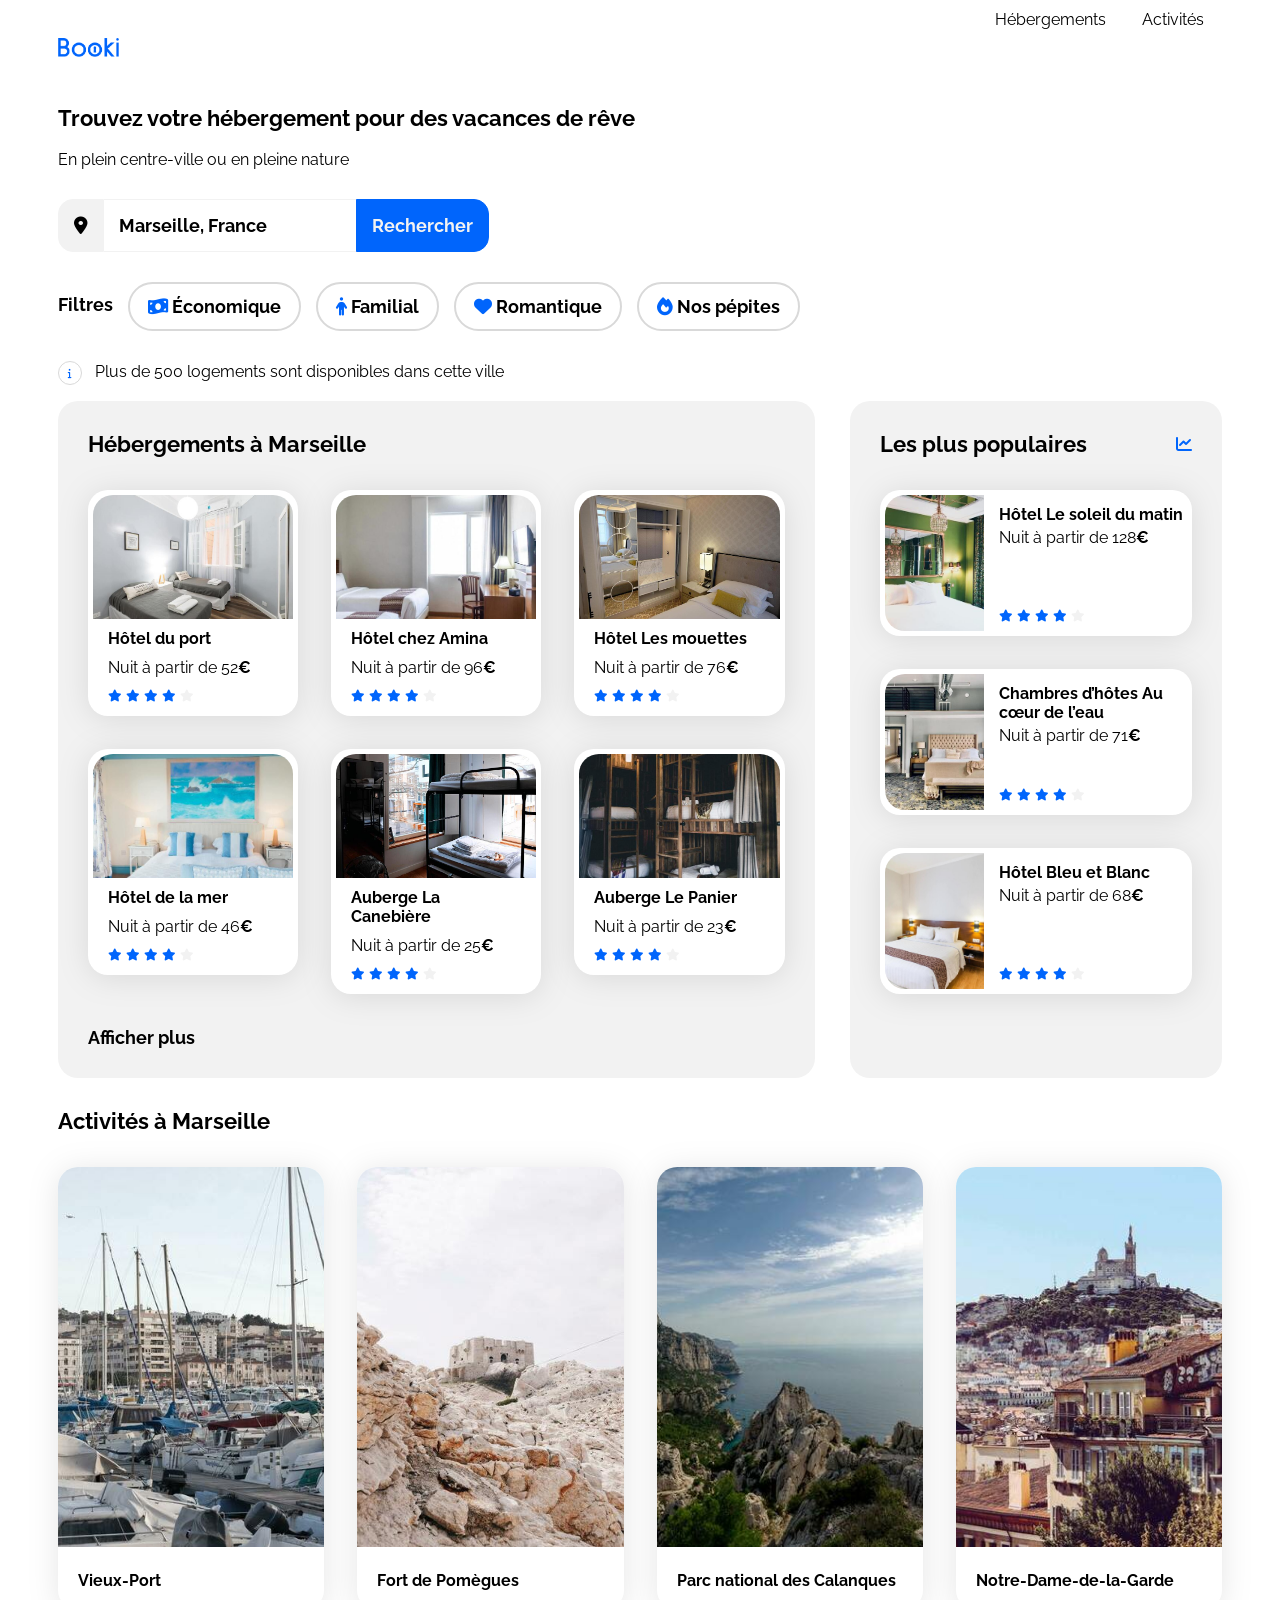
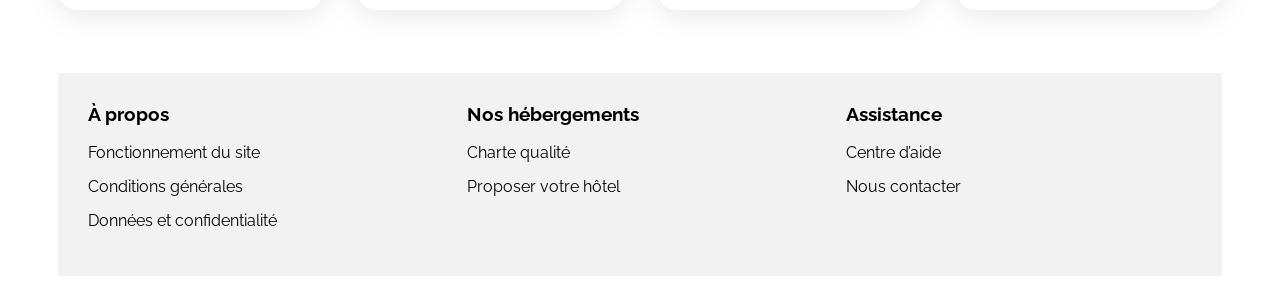
<file: projets/3_site_web_HTML_CSS/src/index.html>
<!DOCTYPE html>
<html lang="fr">

<head>
    <meta charset="UTF-8">
    <meta name="viewport" content="width=device-width, initial-scale=1.0">
    <title>Booki</title>
    <link rel="preconnect" href="https://fonts.googleapis.com">
    <link rel="preconnect" href="https://fonts.gstatic.com" crossorigin>
    <link href="https://fonts.googleapis.com/css2?family=Raleway:wght@400;500;700&display=swap" rel="stylesheet">
    <link rel="stylesheet" href="https://cdnjs.cloudflare.com/ajax/libs/font-awesome/6.2.1/css/all.min.css"
        integrity="sha512-MV7K8+y+gLIBoVD59lQIYicR65iaqukzvf/nwasF0nqhPay5w/9lJmVM2hMDcnK1OnMGCdVK+iQrJ7lzPJQd1w=="
        crossorigin="anonymous" referrerpolicy="no-referrer">
    <link rel="stylesheet" href="./css/style.css">
</head>

<body>
    <div class="main-container">
        <header class="header">
            <img src="./images/logo/Booki.png" height=19 width=61 class="logo" alt="Booki">
            <nav class="menu">
                <ul>
                    <li class="menu-item"><a href="#hebergements">Hébergements</a></li>
                    <li class="menu-item"><a href="#activites">Activités</a></li>
                </ul>
            </nav>
        </header>
        <main>
            <section class="infos">
                <div class="headline">
                   <h1>Trouvez votre hébergement pour des vacances de rêve</h1>
                    <p>En plein centre-ville ou en pleine nature</p> 
                </div>
                
                <form role="search">
                    <div class="search-bar">
                        <label class="search-label">
                            <i class="fa-solid fa-location-dot" aria-hidden="true"></i>
                        </label>
                        <input type="text" class="search-input" value="Marseille, France">
                        <button type="submit" class="search-btn"><i class="fa-solid fa-magnifying-glass desktop-hidden"></i><span class="desktop-only">Rechercher</span></button>
                    </div> 
                </form>

                <div class="filter-bar">
                    <span class="filter-label">Filtres</span>
                    <a href="#" class="filter-btn">
                        <i class="fa-solid fa-money-bill-wave" aria-hidden="true"></i> Économique
                    </a>
                    <a href="#" class="filter-btn">
                        <i class="fa-solid fa-person" aria-hidden="true"></i> Familial
                    </a>
                    <a href="#" class="filter-btn">
                        <i class="fa-solid fa-heart" aria-hidden="true"></i> Romantique
                    </a>
                    <a href="#" class="filter-btn">
                        <i class="fa-solid fa-fire" aria-hidden="true"></i> Nos pépites
                    </a>
                </div>

                <div class="infobar">
                    <p><i class="fa-solid fa-info"></i> Plus de 500 logements sont disponibles dans cette ville</p>
                </div>
            </section>
            <div class="hebergements-and-populaires">
                <section class="hebergements">
                    <h2 id="hebergements" class="section-title">Hébergements à Marseille</h2> 
                    <div class="hebergements-cards">
                            <a href="#">
                            <article class="card">
                                <img src="./images/hebergements/fred-kleber.jpg" alt="Image de la chambre d'hôtel montrant un lit" height=124>
                                <div class="card-content">
                                    <div class="card-txt">
                                        <h3 class="card-title">Hôtel du port</h3>
                                        <p class="card-subtitle">Nuit à partir de 52<span class="euro">€</span></p>
                                    </div>
                                    <div class="card-rating">
                                        <i class="fa-xs fa-solid fa-star" aria-hidden="true"></i>
                                        <i class="fa-xs fa-solid fa-star" aria-hidden="true"></i>
                                        <i class="fa-xs fa-solid fa-star" aria-hidden="true"></i>
                                        <i class="fa-xs fa-solid fa-star" aria-hidden="true"></i>
                                        <i class="fa-xs fa-solid fa-star neutral-star" aria-hidden="true"></i>
                                        <span class="sr-only">Note de 4 sur 5</span>
                                    </div>
                                </div>
                            </article>
                        </a>
                        <a href="#">
                            <article class="card">
                                <img src="./images/hebergements/febrian-zakaria.jpg" alt="Image de la chambre d'hôtel montrant un lit" height=124>
                                <div class="card-content">
                                    <div class="card-txt">
                                        <h3 class="card-title">Hôtel chez Amina</h3>
                                        <p class="card-subtitle">Nuit à partir de 96<span class="euro">€</span></p>
                                    </div>
                                    <div class="card-rating">
                                        <i class="fa-xs fa-solid fa-star" aria-hidden="true"></i>
                                        <i class="fa-xs fa-solid fa-star" aria-hidden="true"></i>
                                        <i class="fa-xs fa-solid fa-star" aria-hidden="true"></i>
                                        <i class="fa-xs fa-solid fa-star" aria-hidden="true"></i>
                                        <i class="fa-xs fa-solid fa-star neutral-star" aria-hidden="true"></i>
                                        <span class="sr-only">Note de 4 sur 5</span>
                                    </div>
                                </div>
                            </article>
                        </a>
                        <a href="#">
                            <article class="card">
                                <img src="./images/hebergements/reisetopia.jpg" alt="Image de la chambre d'hôtel montrant un lit" height=124>
                                <div class="card-content">
                                    <div class="card-txt">
                                        <h3 class="card-title">Hôtel Les mouettes</h3>
                                        <p class="card-subtitle">Nuit à partir de 76<span class="euro">€</span></p>
                                    </div>
                                    <div class="card-rating">
                                        <i class="fa-xs fa-solid fa-star" aria-hidden="true"></i>
                                        <i class="fa-xs fa-solid fa-star" aria-hidden="true"></i>
                                        <i class="fa-xs fa-solid fa-star" aria-hidden="true"></i>
                                        <i class="fa-xs fa-solid fa-star" aria-hidden="true"></i>
                                        <i class="fa-xs fa-solid fa-star neutral-star" aria-hidden="true"></i>
                                        <span class="sr-only">Note de 4 sur 5</span>
                                    </div>
                                </div>
                            </article>
                        </a>
                        <a href="#">
                            <article class="card">
                                <img src="./images/hebergements/annie-spratt.jpg" alt="Image de la chambre d'hôtel montrant un lit" height=124>
                                <div class="card-content">
                                    <div class="card-txt">
                                        <h3 class="card-title">Hôtel de la mer</h3>
                                        <p class="card-subtitle">Nuit à partir de 46<span class="euro">€</span></p>
                                    </div>
                                    <div class="card-rating">
                                        <i class="fa-xs fa-solid fa-star" aria-hidden="true"></i>
                                        <i class="fa-xs fa-solid fa-star" aria-hidden="true"></i>
                                        <i class="fa-xs fa-solid fa-star" aria-hidden="true"></i>
                                        <i class="fa-xs fa-solid fa-star" aria-hidden="true"></i>
                                        <i class="fa-xs fa-solid fa-star neutral-star" aria-hidden="true"></i>
                                        <span class="sr-only">Note de 4 sur 5</span>
                                    </div>
                                </div>
                            </article>
                        </a>
                        <a href="#">
                            <article class="card">
                                <img src="./images/hebergements/marcus-loke.jpg" alt="Image de la chambre d'hôtel montrant un lit" height=124>
                                <div class="card-content">
                                    <div class="card-txt">
                                        <h3 class="card-title">Auberge La Canebière</h3>
                                        <p class="card-subtitle">Nuit à partir de 25<span class="euro">€</span></p>
                                    </div>
                                    <div class="card-rating">
                                        <i class="fa-xs fa-solid fa-star" aria-hidden="true"></i>
                                        <i class="fa-xs fa-solid fa-star" aria-hidden="true"></i>
                                        <i class="fa-xs fa-solid fa-star" aria-hidden="true"></i>
                                        <i class="fa-xs fa-solid fa-star" aria-hidden="true"></i>
                                        <i class="fa-xs fa-solid fa-star neutral-star" aria-hidden="true"></i>
                                        <span class="sr-only">Note de 4 sur 5</span>
                                    </div>
                                </div>
                            </article>
                        </a>
                        <a href="#">
                            <article class="card">
                                <img src="./images/hebergements/nicate-lee.jpg" alt="Image de la chambre d'hôtel montrant un lit" height=124>
                                <div class="card-content">
                                    <div class="card-txt">
                                        <h3 class="card-title">Auberge Le Panier</h3>
                                        <p class="card-subtitle">Nuit à partir de 23<span class="euro">€</span></p>
                                    </div>
                                    <div class="card-rating">
                                        <i class="fa-xs fa-solid fa-star" aria-hidden="true"></i>
                                        <i class="fa-xs fa-solid fa-star" aria-hidden="true"></i>
                                        <i class="fa-xs fa-solid fa-star" aria-hidden="true"></i>
                                        <i class="fa-xs fa-solid fa-star" aria-hidden="true"></i>
                                        <i class="fa-xs fa-solid fa-star neutral-star" aria-hidden="true"></i>
                                        <span class="sr-only">Note de 4 sur 5</span>
                                    </div>
                                </div>
                            </article>
                        </a>
                    </div>
                    <a href="#" class="show-more">Afficher plus</a>
                </section>
                <section id="populaires" class="populaires">
                    <div class="populaires-title">
                        <h2 class="section-title">Les plus populaires</h2>
                        <i class="fa-solid fa-chart-line" aria-hidden="true"></i>
                    </div>
                    <div class="populaires-cards">
                        <a href="#">
                            <article class="card">
                                <img src="./images/hebergements/emile-guillemot.jpg" alt="Image de la chambre d'hôtel montrant un lit" height=136>
                                <div class="card-content">
                                    <div class="card-txt">
                                        <h3 class="card-title">Hôtel Le soleil du matin</h3>
                                        <p class="card-subtitle">Nuit à partir de 128<span class="euro">€</span></p>
                                    </div>
                                    <div class="card-rating">
                                        <i class="fa-xs fa-solid fa-star" aria-hidden="true"></i>
                                        <i class="fa-xs fa-solid fa-star" aria-hidden="true"></i>
                                        <i class="fa-xs fa-solid fa-star" aria-hidden="true"></i>
                                        <i class="fa-xs fa-solid fa-star" aria-hidden="true"></i>
                                        <i class="fa-xs fa-solid fa-star neutral-star" aria-hidden="true"></i>
                                        <span class="sr-only">Note de 4 sur 5</span>
                                    </div>
                                </div>
                            </article>
                        </a>
                        <a href="#">
                            <article class="card">
                                <img src="./images/hebergements/aw-creative.jpg" alt="Image de la chambre d'hôtel montrant un lit" height=136>
                                <div class="card-content">
                                    <div class="card-txt">
                                        <h3 class="card-title">Chambres d’hôtes Au cœur de l’eau</h3>
                                        <p class="card-subtitle">Nuit à partir de 71<span class="euro">€</span></p>
                                    </div>
                                    <div class="card-rating">
                                        <i class="fa-xs fa-solid fa-star" aria-hidden="true"></i>
                                        <i class="fa-xs fa-solid fa-star" aria-hidden="true"></i>
                                        <i class="fa-xs fa-solid fa-star" aria-hidden="true"></i>
                                        <i class="fa-xs fa-solid fa-star" aria-hidden="true"></i>
                                        <i class="fa-xs fa-solid fa-star neutral-star" aria-hidden="true"></i>
                                        <span class="sr-only">Note de 4 sur 5</span>
                                    </div>
                                </div>
                            </article>
                        </a>
                        <a href="#">
                            <article class="card">
                                <img src="./images/hebergements/febrian-zakaria2.jpg" alt="Image de la chambre d'hôtel montrant un lit" height=136>
                                <div class="card-content">
                                    <div class="card-txt">
                                        <h3 class="card-title">Hôtel Bleu et Blanc</h3>
                                        <p class="card-subtitle">Nuit à partir de 68<span class="euro">€</span></p>
                                    </div>
                                    <div class="card-rating">
                                        <i class="fa-xs fa-solid fa-star" aria-hidden="true"></i>
                                        <i class="fa-xs fa-solid fa-star" aria-hidden="true"></i>
                                        <i class="fa-xs fa-solid fa-star" aria-hidden="true"></i>
                                        <i class="fa-xs fa-solid fa-star" aria-hidden="true"></i>
                                        <i class="fa-xs fa-solid fa-star neutral-star" aria-hidden="true"></i>
                                        <span class="sr-only">Note de 4 sur 5</span>
                                    </div>
                                </div>
                            </article>
                        </a>
                    </div>
                </section>
            </div>
            <section class="activites">
                <h2 id="activites" class="section-title">Activités à Marseille</h2>
                <div class="activites-cards">
                    <a href="#">
                        <article class="card">
                            <img src="./images/activites/reno-laithienne.jpg" alt="Navires sur le vieux-port" height=380>
                            <div class="card-content">
                                <h3 class="card-title">Vieux-Port</h3>
                            </div>
                        </article>
                    </a>
                    <a href="#">
                        <article class="card">
                            <img src="./images/activites/paul-hermann.jpg" alt="Un fort sur rocher" height=380>
                            <div class="card-content">
                                <h3 class="card-title">Fort de Pomègues</h3>
                            </div>
                        </article>
                    </a>
                    <a href="#">
                        <article class="card">
                            <img src="./images/activites/kilyan-sockalingum.jpg" alt="Vue sur les Calanques" height=380>
                            <div class="card-content">
                                <h3 class="card-title">Parc national des Calanques</h3>
                            </div>
                        </article>
                    </a>
                    <a href="#">
                        <article class="card">
                            <img src="./images/activites/florian-wehde.jpg" alt="Sanctuaire Marial dominant la ville" height=380>
                            <div class="card-content">
                                <h3 class="card-title">Notre-Dame-de-la-Garde</h3>
                            </div>
                        </article>
                    </a>
                </div>
            </section>
        </main>
        <footer class="footer">
            <nav class="footer-menu">
                <h3 class="footer-title">À propos</h3>
                <ul>
                    <li>
                        <a href="#">Fonctionnement du site</a>
                    </li>
                    <li>
                        <a href="#">Conditions générales</a>
                    </li>
                    <li>
                        <a href="#">Données et confidentialité</a>
                    </li>
                </ul>
            </nav>
            <nav class="footer-menu">
                <h3 class="footer-title">Nos hébergements</h3>
                <ul>
                    <li>
                        <a href="#">Charte qualité</a>
                    </li>
                    <li>
                        <a href="#">Proposer votre hôtel</a>
                    </li>
                </ul>
            </nav>
            <nav class="footer-menu">
                <h3 class="footer-title">Assistance</h3>
                <ul>
                    <li>
                        <a href="#">Centre d’aide</a>
                    </li>
                    <li>
                        <a href="#">Nous contacter</a>
                    </li>
                </ul>
            </nav>
        </footer>
    </div>
</body>

</html>
</file>
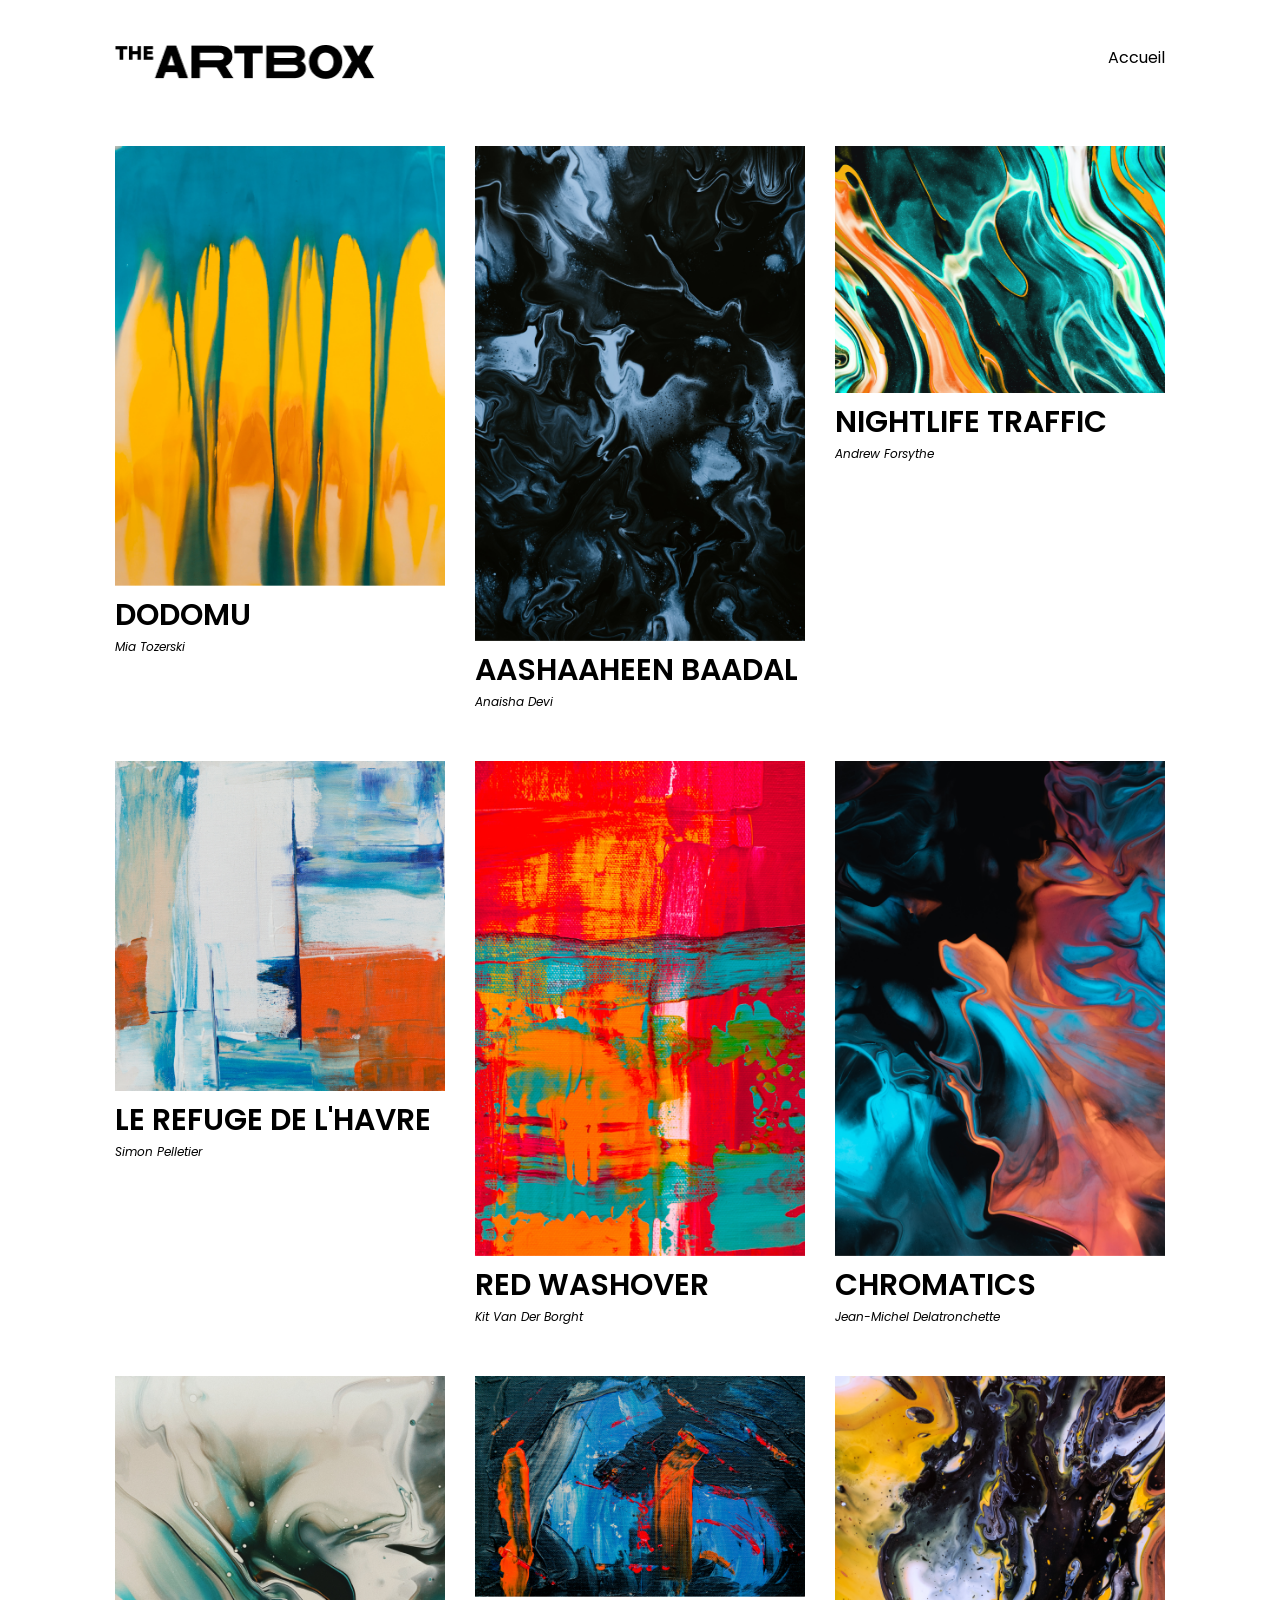
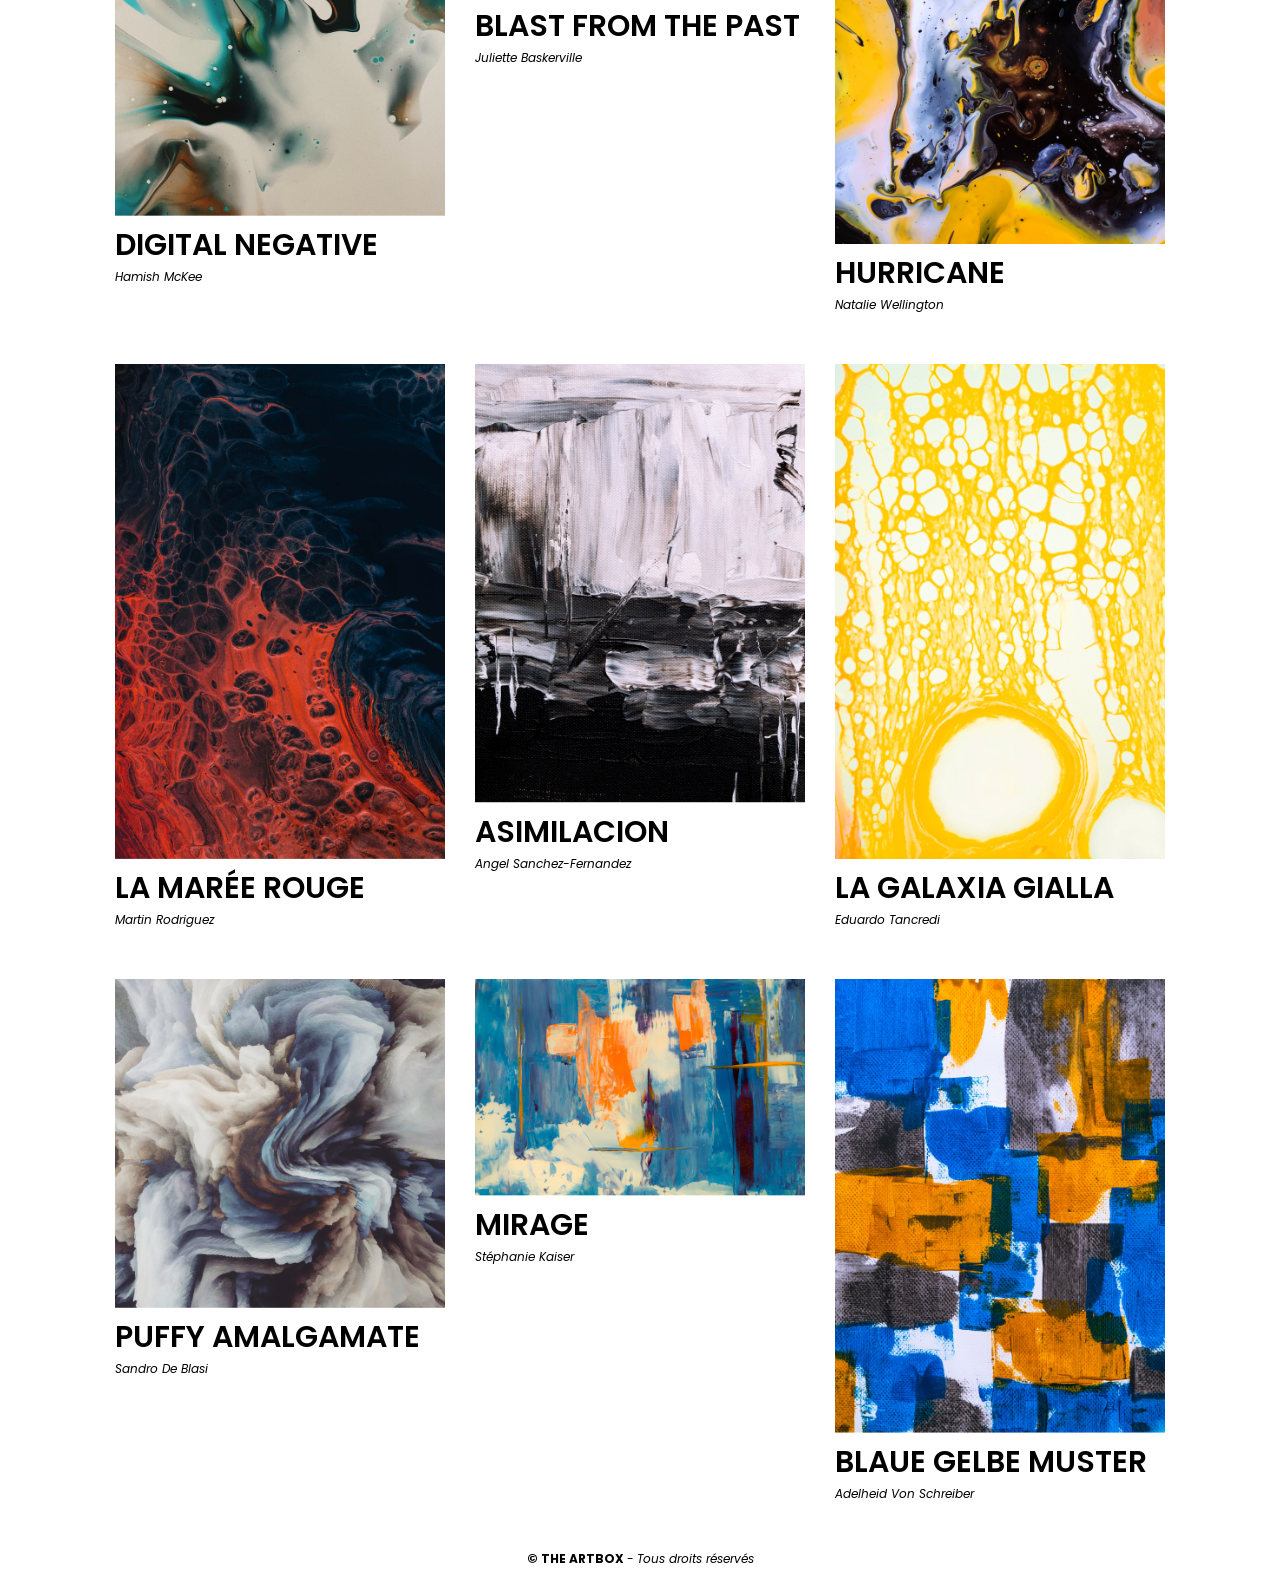
<file: projets/1_HTML_CSS_PHP/premiers_pas_PHP/vincent_dorian_1_code_04072026/index.html>
<!doctype html>
<html lang="fr">
<head>
    <meta charset="UTF-8">
    <meta name="viewport"
          content="width=device-width, initial-scale=1.0">
    <meta http-equiv="X-UA-Compatible" content="ie=edge">
    <link rel="stylesheet" href="css/style.css">
    <title>The ArtBox</title>
</head>
<body>
    <header>
        <a href="index.html"><img src="img/logo.png" alt="Logo Artbox" id="logo"></a>
        <nav>
            <ul>
                <li><a href="index.html">Accueil</a></li>
            </ul>
        </nav>
    </header>
    <main>
        <div id="liste-oeuvres">
            <article class="oeuvre">
                <a href="oeuvre-1.html">
                    <img src="img/clark-van-der-beken.png" alt="Dodomu">
                    <h2>Dodomu</h2>
                    <p class="description">Mia Tozerski</p>
                </a>
            </article>
            <article class="oeuvre">
                <a href="oeuvre-2.html">
                    <img src="img/pawel-czerwinski-3.png" alt="Aashaaheen Baadal">
                    <h2>Aashaaheen Baadal</h2>
                    <p class="description">Anaisha Devi</p>
                </a>
            </article>
            <article class="oeuvre">
                <a href="oeuvre-3.html">
                    <img src="img/dan-cristian-padure.png" alt="Nightlife Traffic">
                    <h2>Nightlife Traffic</h2>
                    <p class="description">Andrew Forsythe</p>
                </a>
            </article>
            <article class="oeuvre">
                <a href="oeuvre-4.html">
                    <img src="img/steve-johnson-5.png" alt="Le refuge de l'Havre">
                    <h2>Le refuge de l'Havre</h2>
                    <p class="description">Simon Pelletier</p>
                </a>
            </article>
            <article class="oeuvre">
                <a href="oeuvre-5.html">
                    <img src="img/steve-johnson.png" alt="Red Washover">
                    <h2>Red Washover</h2>
                    <p class="description">Kit Van Der Borght</p>
                </a>
            </article>
            <article class="oeuvre">
                <a href="oeuvre-6.html">
                    <img src="img/pawel-czerwinski.png" alt="Chromatics">
                    <h2>Chromatics</h2>
                    <p class="description">Jean-Michel Delatronchette</p>
                </a>
            </article>
            <article class="oeuvre">
                <a href="oeuvre-7.html">
                    <img src="img/jazmin-quaynor.png" alt="Digital Negative">
                    <h2>Digital Negative</h2>
                    <p class="description">Hamish McKee</p>
                </a>
            </article>
            <article class="oeuvre">
                <a href="oeuvre-8.html">
                    <img src="img/steve-johnson-6.png" alt="Blast from the past">
                    <h2>Blast from the past</h2>
                    <p class="description">Juliette Baskerville</p>
                </a>
            </article>
            <article class="oeuvre">
                <a href="oeuvre-9.html">
                    <img src="img/victor-grabarczyk.png" alt="Hurricane">
                    <h2>Hurricane</h2>
                    <p class="description">Natalie Wellington</p>
                </a>
            </article>
            <article class="oeuvre">
                <a href="oeuvre-10.html">
                    <img src="img/pawel-czerwinski-2.png" alt="La marée rouge">
                    <h2>La marée rouge</h2>
                    <p class="description">Martin Rodriguez</p>
                </a>
            </article>
            <article class="oeuvre">
                <a href="oeuvre-11.html">
                    <img src="img/steve-johnson-2.png" alt="Asimilacion">
                    <h2>Asimilacion</h2>
                    <p class="description">Angel Sanchez-Fernandez</p>
                </a>
            </article>
            <article class="oeuvre">
                <a href="oeuvre-12.html">
                    <img src="img/fly-d.png" alt="La Galaxia Gialla">
                    <h2>La Galaxia Gialla</h2>
                    <p class="description">Eduardo Tancredi</p>
                </a>
            </article>
            <article class="oeuvre">
                <a href="oeuvre-13.html">
                    <img src="img/orfeas-green.png" alt="Puffy Amalgamate">
                    <h2>Puffy Amalgamate</h2>
                    <p class="description">Sandro De Blasi</p>
                </a>
            </article>
            <article class="oeuvre">
                <a href="oeuvre-14.html">
                    <img src="img/steve-johnson-4.png" alt="Mirage">
                    <h2>Mirage</h2>
                    <p class="description">Stéphanie Kaiser</p>
                </a>
            </article>
            <article class="oeuvre">
                <a href="oeuvre-15.html">
                    <img src="img/steve-johnson-3.png" alt="Blaue Gelbe Muster">
                    <h2>Blaue Gelbe Muster</h2>
                    <p class="description">Adelheid Von Schreiber</p>
                </a>
            </article>
        </div>
    </main>
    <footer>
        <p>
            <strong>© THE ARTBOX</strong> - <em>Tous droits réservés</em>
        </p>
    </footer>
</body>
</html>
</file>
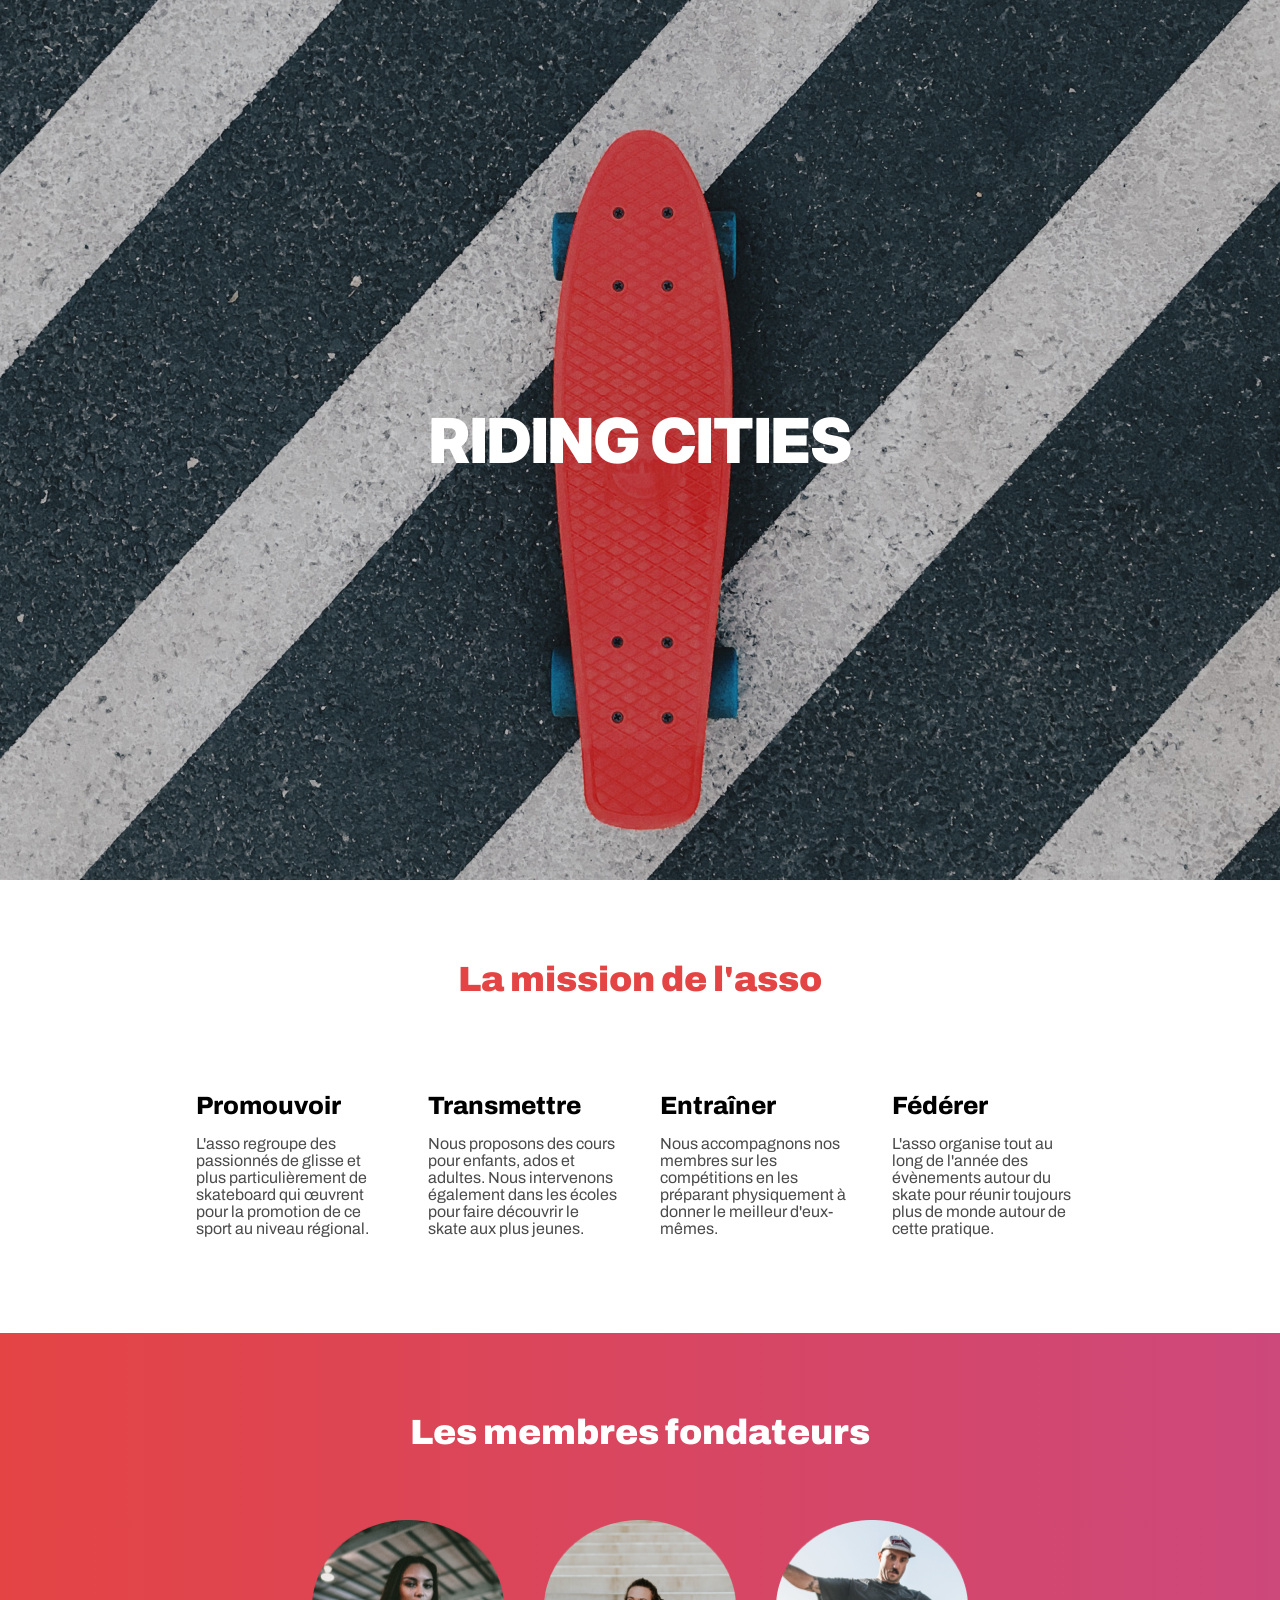
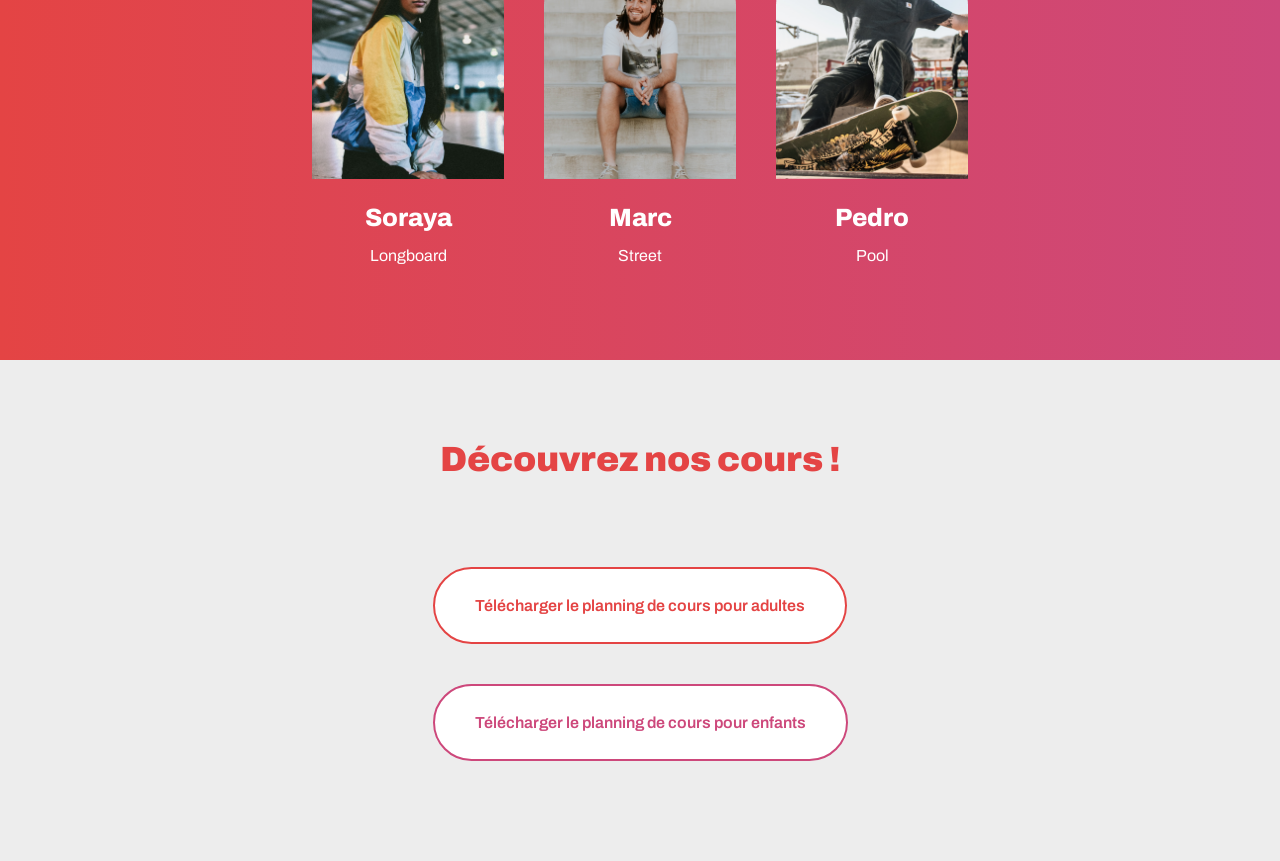
<file: projets/1_HTML_CSS_PHP/premiers_pas_HTML/vincent_dorian_1_code_04072026/site Riding Citites/index.html>
<!DOCTYPE html>
<html lang="fr">
	<head>
		<meta charset="utf-8">
		<meta name="viewport" content="width=device-width, initial-scale=1">
		<link rel="stylesheet" type="text/css" href="css/style.css">
		<link rel="preconnect" href="https://fonts.googleapis.com">
		<link rel="preconnect" href="https://fonts.gstatic.com" crossorigin>
		<link href="https://fonts.googleapis.com/css2?family=Archivo:wght@400;500;600;800;900&family=Inter:wght@900&display=swap" rel="stylesheet">
		<title>Riding Cities</title>
	</head>
	<body>
		<div class="container">
			<header>
				<img src="images/header.png" alt="skateboard sur un sol goudronné">
				<div class="headerTextContent">
					<h1>RIDING CITIES</h1>
				</div>
			</header>
			<main>
				<section>
					<h2>La mission de l'asso</h2>
					<div class="directionRow">
						<article>
							<h3>Promouvoir</h3>
							<p>L'asso regroupe des passionnés de glisse et plus particulièrement de skateboard qui œuvrent pour la promotion de ce sport au niveau régional.</p>
						</article>
						<article>
							<h3>Transmettre</h3>
							<p>Nous proposons des cours pour enfants, ados et adultes. Nous intervenons également dans les écoles pour faire découvrir le skate aux plus jeunes.</p>
						</article>
						<article>
							<h3>Entraîner</h3>
							<p>Nous accompagnons nos membres sur les compétitions en les préparant physiquement à donner le meilleur d'eux-mêmes.</p>
						</article>
						<article>
							<h3>Fédérer</h3>
							<p>L'asso organise tout au long de l'année des évènements autour du skate pour réunir toujours plus de monde autour de cette pratique.</p>
						</article>
					</div>
				</section>
				<section class="sectionLinearGradientBackground whiteContentSection textCenter">
					<h2>Les membres fondateurs</h2>
					<div class="directionRow">
						<article>
							<img src="images/soraya.png" alt="Portrait de Soraya" />
							<h3>Soraya</h3>
							<p>Longboard</p>
						</article>
						<article>
							<img src="images/marc.png" alt="Portrait de Marc" />
							<h3>Marc</h3>
							<p>Street</p>
						</article>
						<article>
							<img src="images/pedro.png" alt="Portrait de Pedro" />
							<h3>Pedro</h3>
							<p>Pool</p>
						</article>
					</div>
				</section>
				<section class="sectionLightGreyBackground">
					<h2>Découvrez nos cours !</h2>
					<div class="directionColumn">
						<a class="button buttonMainColor buttonRounded buttonHighlight" href="documents/planning-adultes.pdf">Télécharger le planning de cours pour adultes</a>
						<a class="button buttonSecondColor buttonRounded buttonHighlight" href="documents/planning-enfants.pdf">Télécharger le planning de cours pour enfants</a>
					</div>
				</section>
			</main>
		</div>
	</body>
</html>
</file>
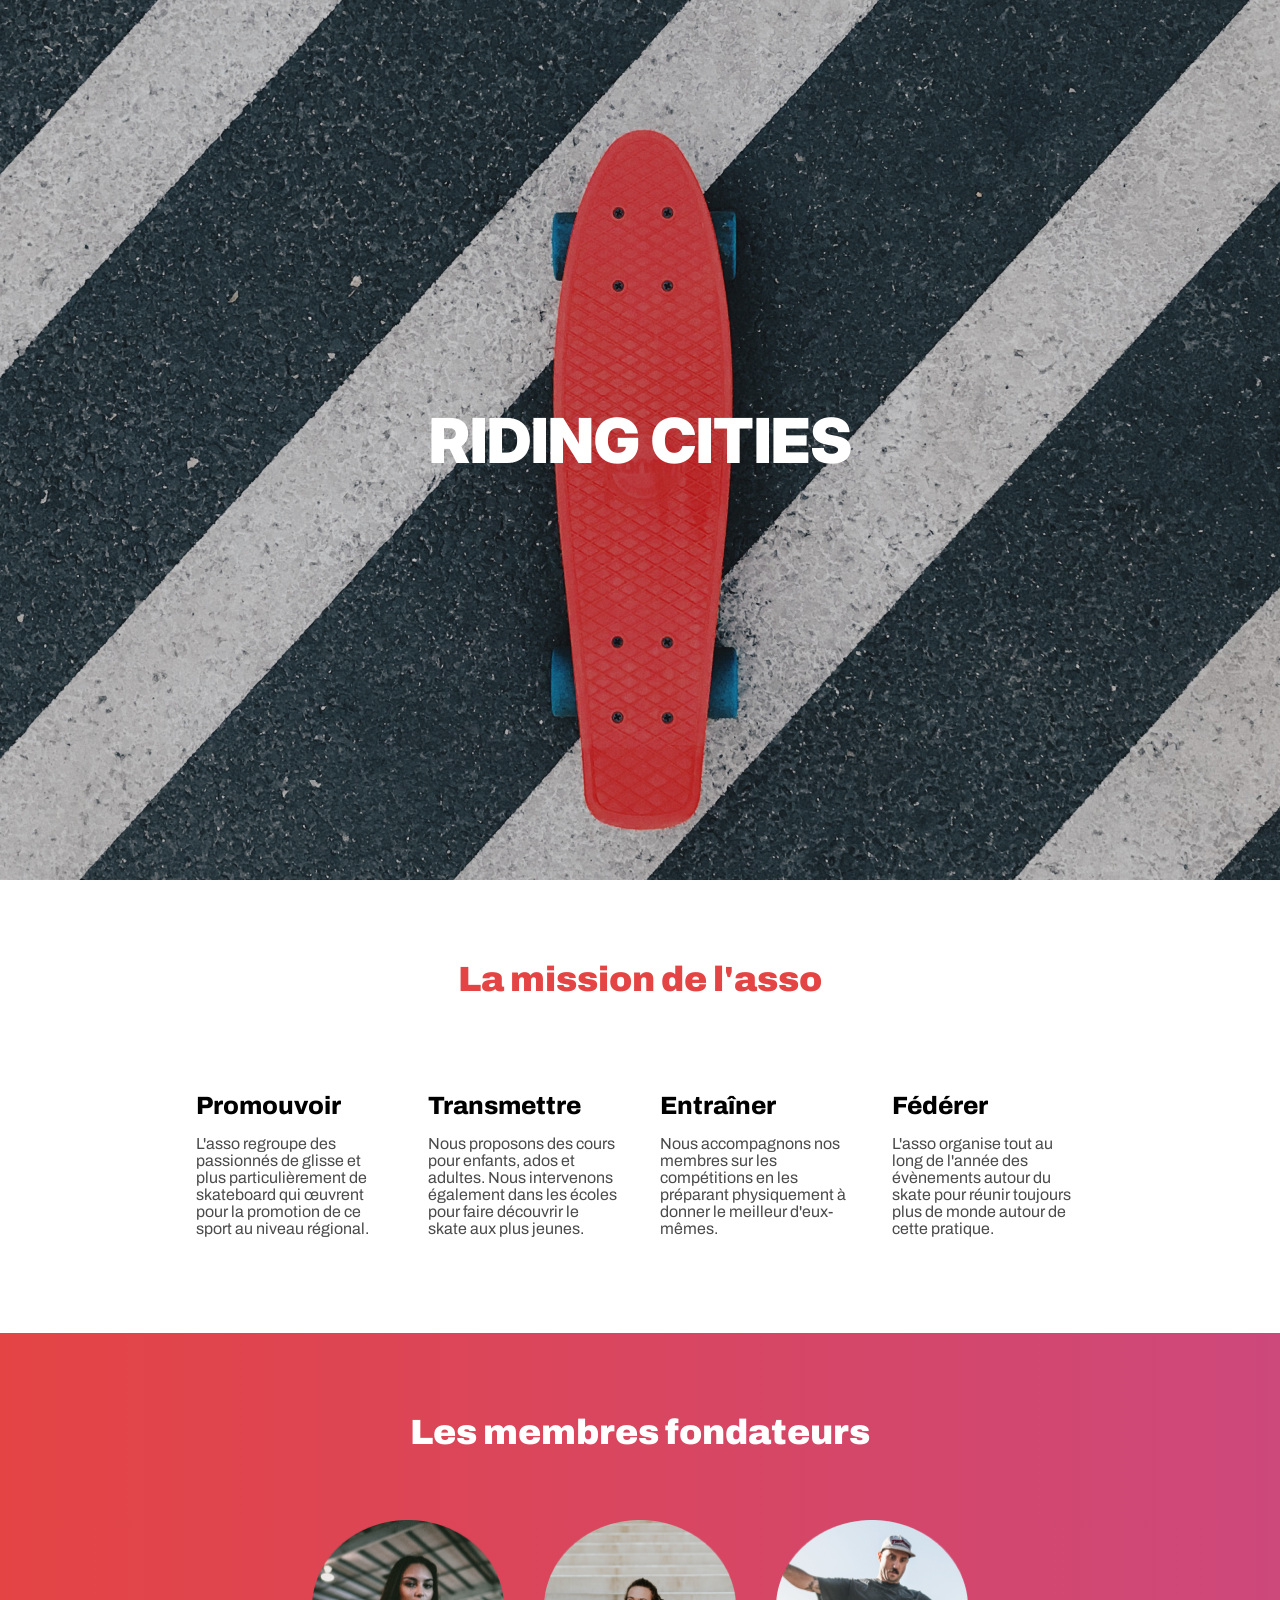
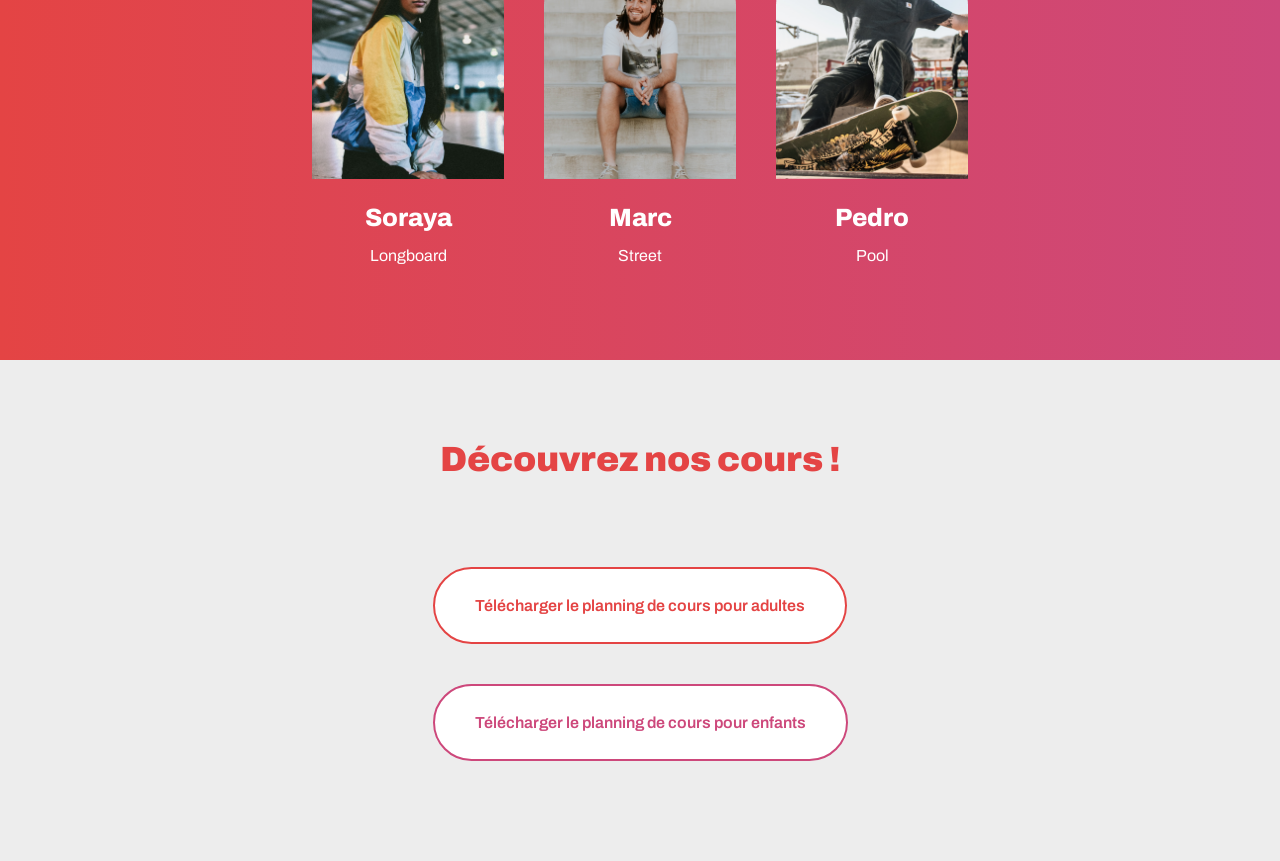
<file: projets/2_HTML_CSS_PHP/premiers_pas_HTML/vincent_dorian_1_code_04072026/site Riding Citites/index.html>
<!DOCTYPE html>
<html lang="fr">
	<head>
		<meta charset="utf-8">
		<meta name="viewport" content="width=device-width, initial-scale=1">
		<link rel="stylesheet" type="text/css" href="css/style.css">
		<link rel="preconnect" href="https://fonts.googleapis.com">
		<link rel="preconnect" href="https://fonts.gstatic.com" crossorigin>
		<link href="https://fonts.googleapis.com/css2?family=Archivo:wght@400;500;600;800;900&family=Inter:wght@900&display=swap" rel="stylesheet">
		<title>Riding Cities</title>
	</head>
	<body>
		<div class="container">
			<header>
				<img src="images/header.png" alt="skateboard sur un sol goudronné">
				<div class="headerTextContent">
					<h1>RIDING CITIES</h1>
				</div>
			</header>
			<main>
				<section>
					<h2>La mission de l'asso</h2>
					<div class="directionRow">
						<article>
							<h3>Promouvoir</h3>
							<p>L'asso regroupe des passionnés de glisse et plus particulièrement de skateboard qui œuvrent pour la promotion de ce sport au niveau régional.</p>
						</article>
						<article>
							<h3>Transmettre</h3>
							<p>Nous proposons des cours pour enfants, ados et adultes. Nous intervenons également dans les écoles pour faire découvrir le skate aux plus jeunes.</p>
						</article>
						<article>
							<h3>Entraîner</h3>
							<p>Nous accompagnons nos membres sur les compétitions en les préparant physiquement à donner le meilleur d'eux-mêmes.</p>
						</article>
						<article>
							<h3>Fédérer</h3>
							<p>L'asso organise tout au long de l'année des évènements autour du skate pour réunir toujours plus de monde autour de cette pratique.</p>
						</article>
					</div>
				</section>
				<section class="sectionLinearGradientBackground whiteContentSection textCenter">
					<h2>Les membres fondateurs</h2>
					<div class="directionRow">
						<article>
							<img src="images/soraya.png" alt="Portrait de Soraya">
							<h3>Soraya</h3>
							<p>Longboard</p>
						</article>
						<article>
							<img src="images/marc.png" alt="Portrait de Marc">
							<h3>Marc</h3>
							<p>Street</p>
						</article>
						<article>
							<img src="images/pedro.png" alt="Portrait de Pedro">
							<h3>Pedro</h3>
							<p>Pool</p>
						</article>
					</div>
				</section>
				<section class="sectionLightGreyBackground">
					<h2>Découvrez nos cours !</h2>
					<div class="directionColumn">
						<a class="button buttonMainColor buttonRounded buttonHighlight" href="documents/planning-adultes.pdf">Télécharger le planning de cours pour adultes</a>
						<a class="button buttonSecondColor buttonRounded buttonHighlight" href="documents/planning-enfants.pdf">Télécharger le planning de cours pour enfants</a>
					</div>
				</section>
			</main>
		</div>
	</body>
</html>
</file>
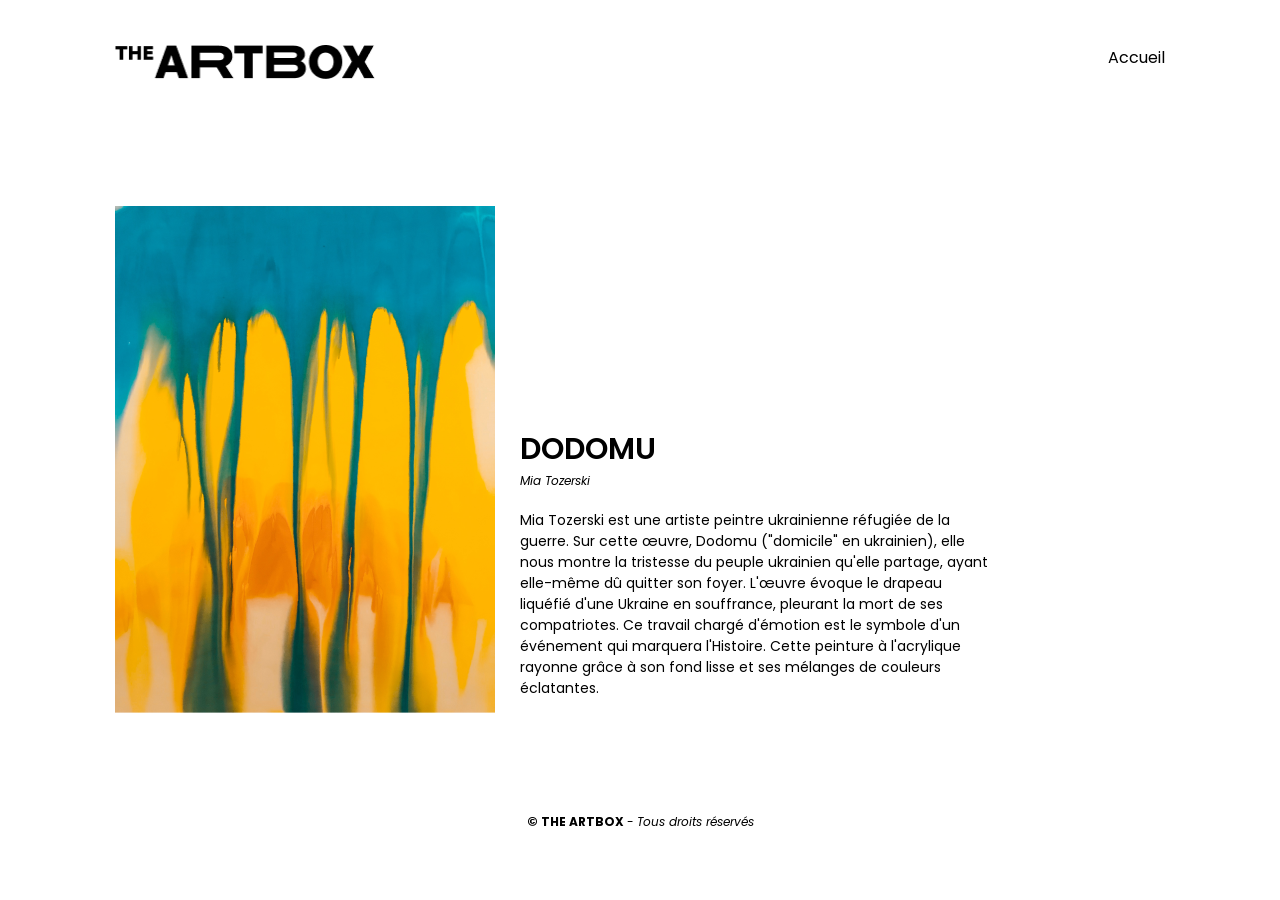
<file: projets/1_HTML_CSS_PHP/premiers_pas_PHP/vincent_dorian_1_code_04072026/oeuvre-1.html>
<!doctype html>
<html lang="fr">
<head>
    <meta charset="UTF-8">
    <meta name="viewport"
          content="width=device-width, initial-scale=1.0">
    <meta http-equiv="X-UA-Compatible" content="ie=edge">
    <link rel="stylesheet" href="css/style.css">
    <title>The ArtBox</title>
</head>
<body>
<header>
    <a href="index.html"><img src="img/logo.png" alt="Logo Artbox" id="logo"></a>
    <nav>
        <ul>
            <li><a href="index.html">Accueil</a></li>
        </ul>
    </nav>
</header>
<main>
    <article id="detail-oeuvre">
        <div id="img-oeuvre">
            <img src="img/clark-van-der-beken.png" alt="Dodomu">
        </div>
        <div id="contenu-oeuvre">
            <h1>Dodomu</h1>
            <p class="description">Mia Tozerski</p>
            <p class="description-complete">
                Mia Tozerski est une artiste peintre ukrainienne réfugiée de la guerre. Sur cette œuvre, Dodomu ("domicile" en ukrainien), elle nous montre la tristesse du peuple ukrainien qu'elle partage, ayant elle-même dû quitter son foyer. L'œuvre évoque le drapeau liquéfié d'une Ukraine en souffrance, pleurant la mort de ses compatriotes. Ce travail chargé d'émotion est le symbole d'un événement qui marquera l'Histoire. Cette peinture à l'acrylique rayonne grâce à son fond lisse et ses mélanges de couleurs éclatantes.
            </p>
        </div>
    </article>
</main>
<footer>
    <p>
        <strong>© THE ARTBOX</strong> - <em>Tous droits réservés</em>
    </p>
</footer>
</body>
</html>
</file>
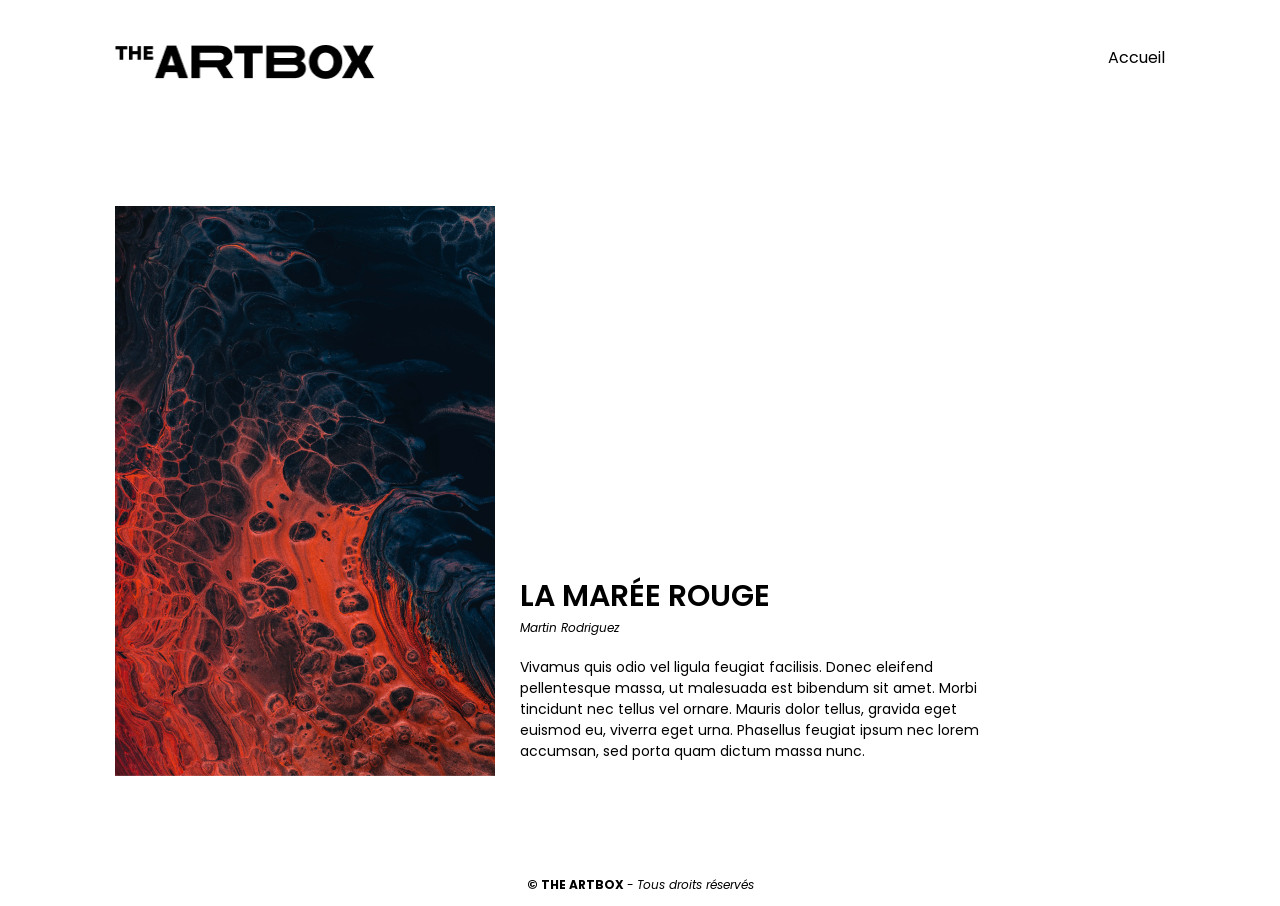
<file: projets/1_HTML_CSS_PHP/premiers_pas_PHP/vincent_dorian_1_code_04072026/oeuvre-10.html>
<!doctype html>
<html lang="fr">
<head>
    <meta charset="UTF-8">
    <meta name="viewport"
          content="width=device-width, initial-scale=1.0">
    <meta http-equiv="X-UA-Compatible" content="ie=edge">
    <link rel="stylesheet" href="css/style.css">
    <title>The ArtBox</title>
</head>
<body>
<header>
    <a href="index.html"><img src="img/logo.png" alt="Logo Artbox" id="logo"></a>
    <nav>
        <ul>
            <li><a href="index.html">Accueil</a></li>
        </ul>
    </nav>
</header>
<main>
    <article id="detail-oeuvre">
        <div id="img-oeuvre">
            <img src="img/pawel-czerwinski-2.png" alt="La marée rouge">
        </div>
        <div id="contenu-oeuvre">
            <h1>La marée rouge</h1>
            <p class="description">Martin Rodriguez</p>
            <p class="description-complete">
                Vivamus quis odio vel ligula feugiat facilisis. Donec eleifend pellentesque massa, ut malesuada est bibendum sit amet. Morbi tincidunt nec tellus vel ornare. Mauris dolor tellus, gravida eget euismod eu, viverra eget urna. Phasellus feugiat ipsum nec lorem accumsan, sed porta quam dictum massa nunc.
            </p>
        </div>
    </article>
</main>
<footer>
    <p>
        <strong>© THE ARTBOX</strong> - <em>Tous droits réservés</em>
    </p>
</footer>
</body>
</html>
</file>
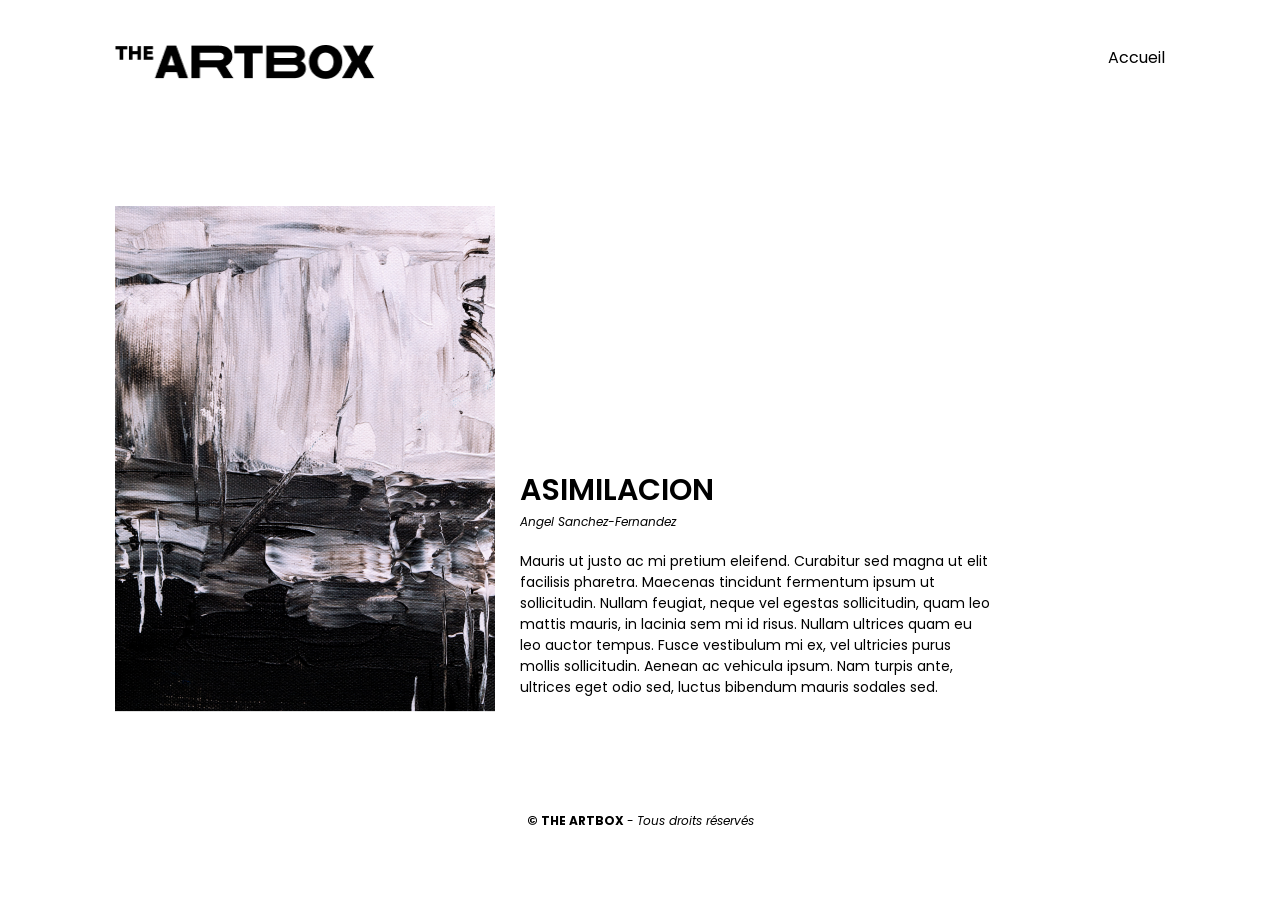
<file: projets/1_HTML_CSS_PHP/premiers_pas_PHP/vincent_dorian_1_code_04072026/oeuvre-11.html>
<!doctype html>
<html lang="fr">
<head>
    <meta charset="UTF-8">
    <meta name="viewport"
          content="width=device-width, initial-scale=1.0">
    <meta http-equiv="X-UA-Compatible" content="ie=edge">
    <link rel="stylesheet" href="css/style.css">
    <title>The ArtBox</title>
</head>
<body>
<header>
    <a href="index.html"><img src="img/logo.png" alt="Logo Artbox" id="logo"></a>
    <nav>
        <ul>
            <li><a href="index.html">Accueil</a></li>
        </ul>
    </nav>
</header>
<main>
    <article id="detail-oeuvre">
        <div id="img-oeuvre">
            <img src="img/steve-johnson-2.png" alt="Asimilacion">
        </div>
        <div id="contenu-oeuvre">
            <h1>Asimilacion</h1>
            <p class="description">Angel Sanchez-Fernandez</p>
            <p class="description-complete">
                Mauris ut justo ac mi pretium eleifend. Curabitur sed magna ut elit facilisis pharetra. Maecenas tincidunt fermentum ipsum ut sollicitudin. Nullam feugiat, neque vel egestas sollicitudin, quam leo mattis mauris, in lacinia sem mi id risus. Nullam ultrices quam eu leo auctor tempus. Fusce vestibulum mi ex, vel ultricies purus mollis sollicitudin. Aenean ac vehicula ipsum. Nam turpis ante, ultrices eget odio sed, luctus bibendum mauris sodales sed.
            </p>
        </div>
    </article>
</main>
<footer>
    <p>
        <strong>© THE ARTBOX</strong> - <em>Tous droits réservés</em>
    </p>
</footer>
</body>
</html>
</file>
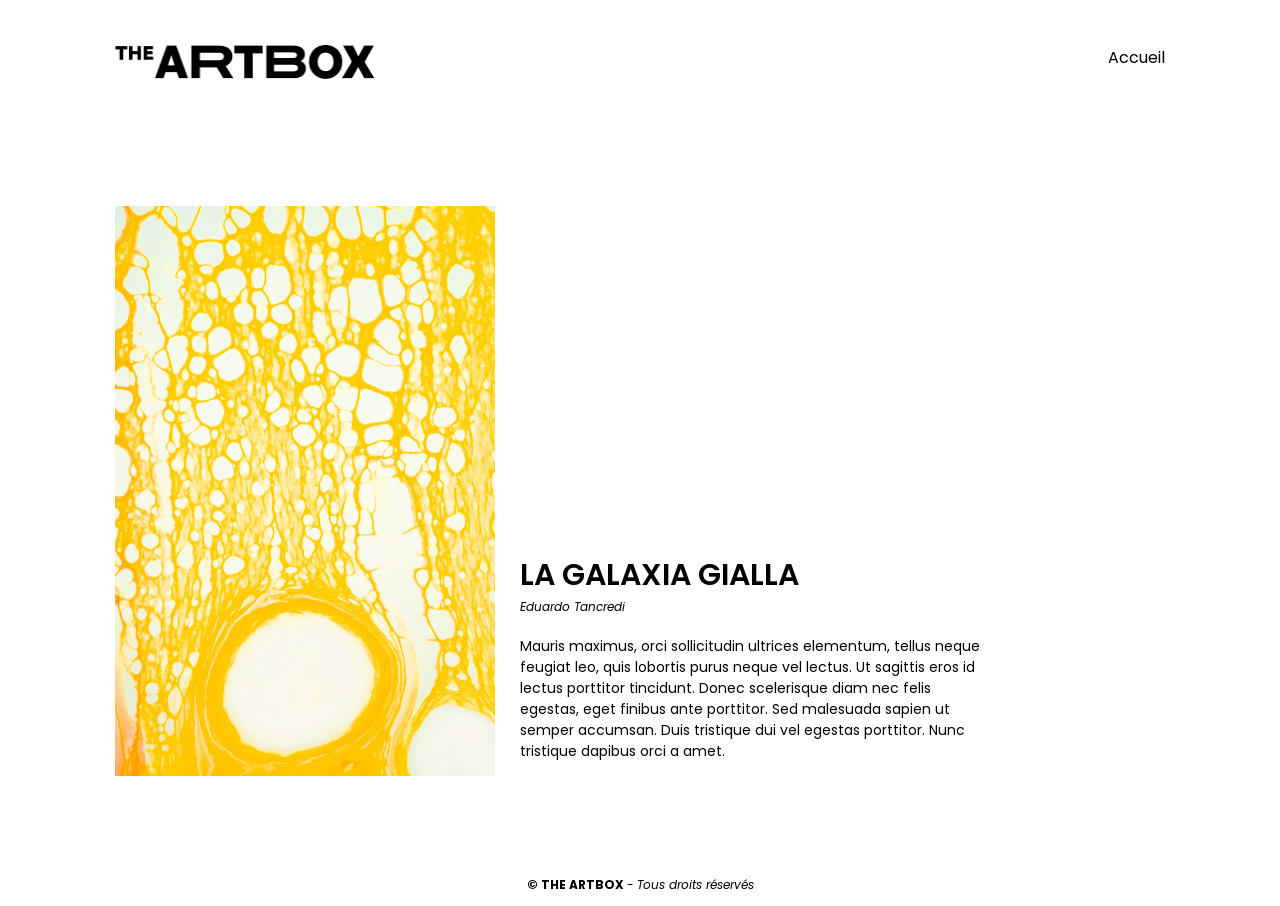
<file: projets/1_HTML_CSS_PHP/premiers_pas_PHP/vincent_dorian_1_code_04072026/oeuvre-12.html>
<!doctype html>
<html lang="fr">
<head>
    <meta charset="UTF-8">
    <meta name="viewport"
          content="width=device-width, initial-scale=1.0">
    <meta http-equiv="X-UA-Compatible" content="ie=edge">
    <link rel="stylesheet" href="css/style.css">
    <title>The ArtBox</title>
</head>
<body>
<header>
    <a href="index.html"><img src="img/logo.png" alt="Logo Artbox" id="logo"></a>
    <nav>
        <ul>
            <li><a href="index.html">Accueil</a></li>
        </ul>
    </nav>
</header>
<main>
    <article id="detail-oeuvre">
        <div id="img-oeuvre">
            <img src="img/fly-d.png" alt="La Galaxia Gialla">
        </div>
        <div id="contenu-oeuvre">
            <h1>La Galaxia Gialla</h1>
            <p class="description">Eduardo Tancredi</p>
            <p class="description-complete">
                Mauris maximus, orci sollicitudin ultrices elementum, tellus neque feugiat leo, quis lobortis purus neque vel lectus. Ut sagittis eros id lectus porttitor tincidunt. Donec scelerisque diam nec felis egestas, eget finibus ante porttitor. Sed malesuada sapien ut semper accumsan. Duis tristique dui vel egestas porttitor. Nunc tristique dapibus orci a amet.
            </p>
        </div>
    </article>
</main>
<footer>
    <p>
        <strong>© THE ARTBOX</strong> - <em>Tous droits réservés</em>
    </p>
</footer>
</body>
</html>
</file>
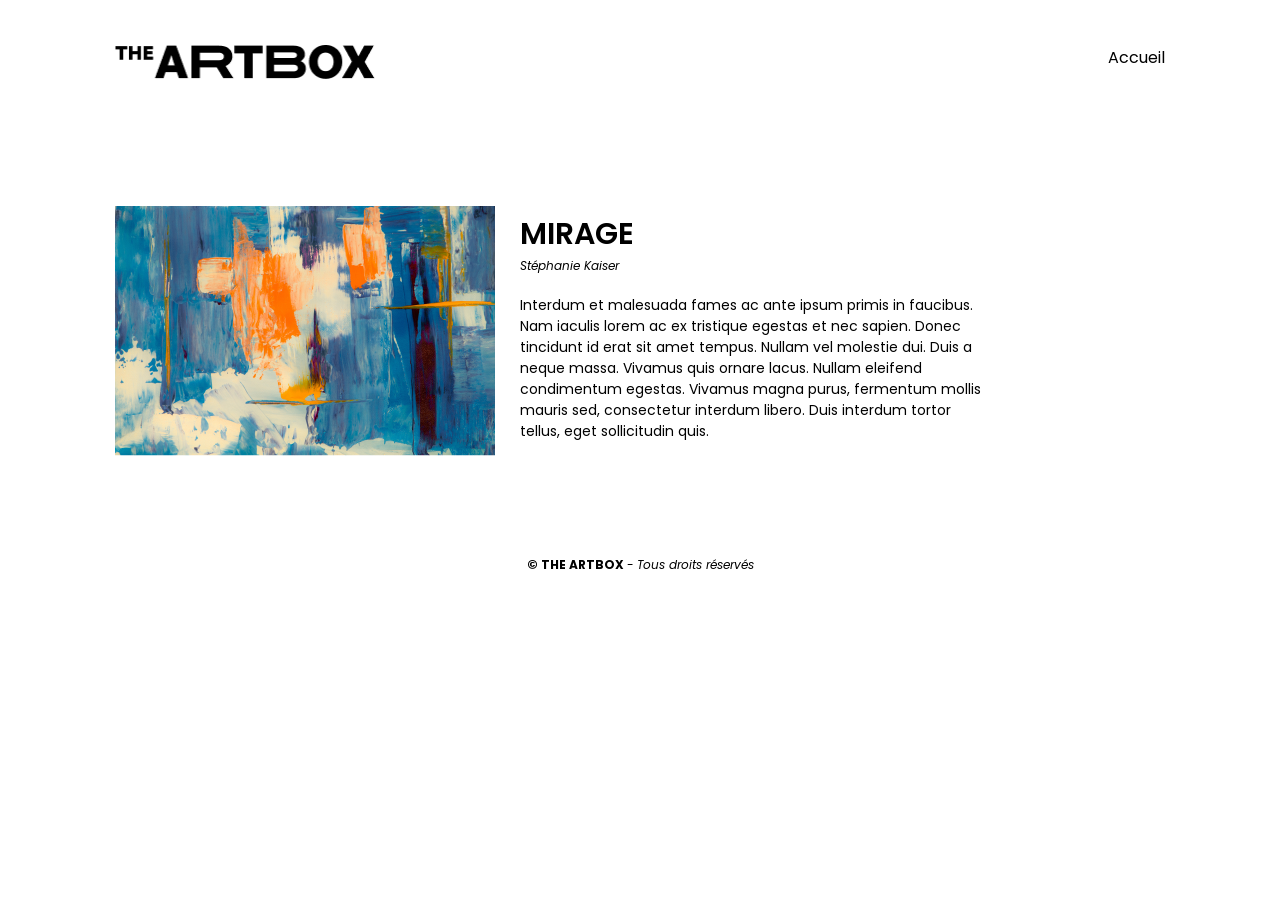
<file: projets/1_HTML_CSS_PHP/premiers_pas_PHP/vincent_dorian_1_code_04072026/oeuvre-14.html>
<!doctype html>
<html lang="fr">
<head>
    <meta charset="UTF-8">
    <meta name="viewport"
          content="width=device-width, initial-scale=1.0">
    <meta http-equiv="X-UA-Compatible" content="ie=edge">
    <link rel="stylesheet" href="css/style.css">
    <title>The ArtBox</title>
</head>
<body>
<header>
    <a href="index.html"><img src="img/logo.png" alt="Logo Artbox" id="logo"></a>
    <nav>
        <ul>
            <li><a href="index.html">Accueil</a></li>
        </ul>
    </nav>
</header>
<main>
    <article id="detail-oeuvre">
        <div id="img-oeuvre">
            <img src="img/steve-johnson-4.png" alt="Mirage">
        </div>
        <div id="contenu-oeuvre">
            <h1>Mirage</h1>
            <p class="description">Stéphanie Kaiser</p>
            <p class="description-complete">
                Interdum et malesuada fames ac ante ipsum primis in faucibus. Nam iaculis lorem ac ex tristique egestas et nec sapien. Donec tincidunt id erat sit amet tempus. Nullam vel molestie dui. Duis a neque massa. Vivamus quis ornare lacus. Nullam eleifend condimentum egestas. Vivamus magna purus, fermentum mollis mauris sed, consectetur interdum libero. Duis interdum tortor tellus, eget sollicitudin quis.
            </p>
        </div>
    </article>
</main>
<footer>
    <p>
        <strong>© THE ARTBOX</strong> - <em>Tous droits réservés</em>
    </p>
</footer>
</body>
</html>
</file>
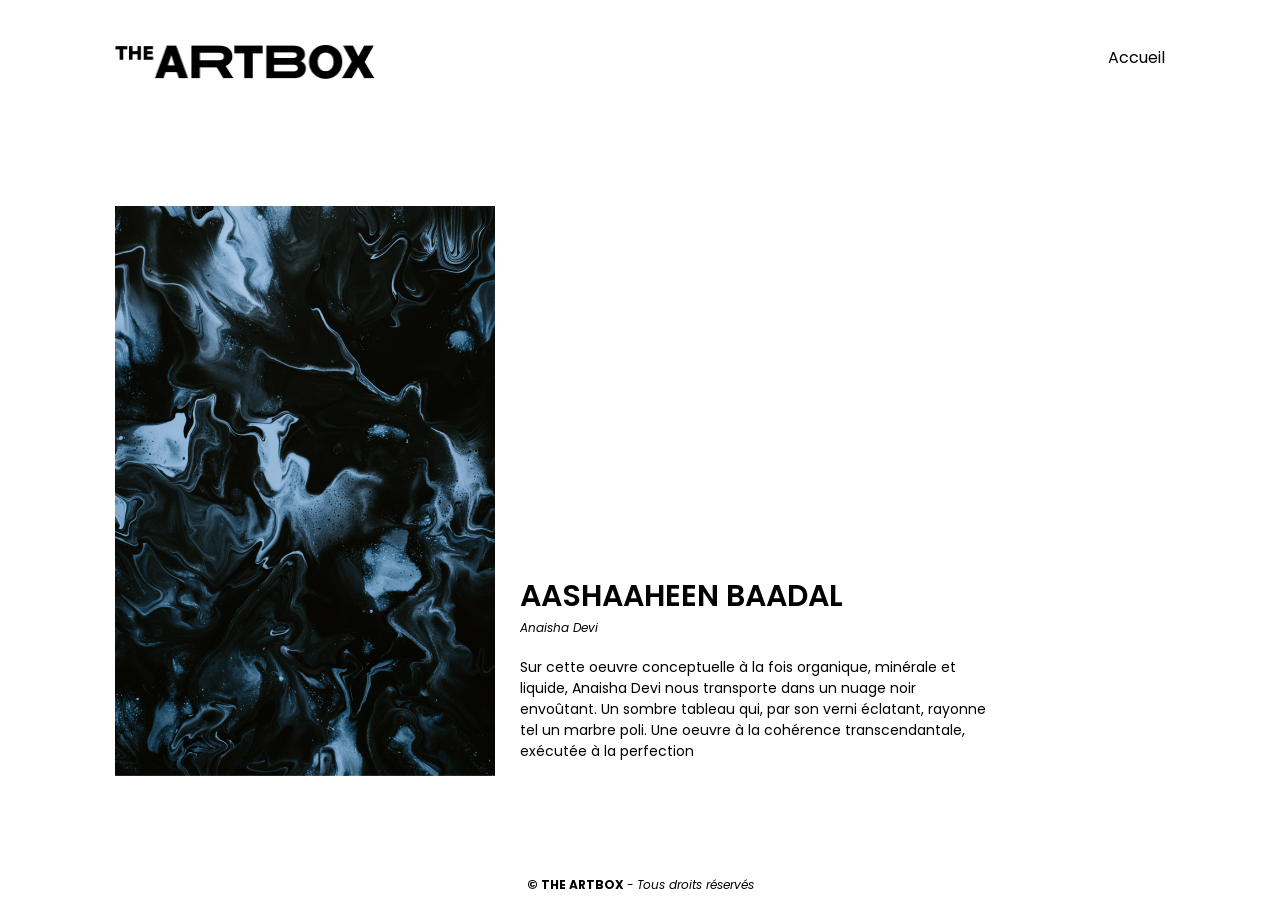
<file: projets/1_HTML_CSS_PHP/premiers_pas_PHP/vincent_dorian_1_code_04072026/oeuvre-2.html>
<!doctype html>
<html lang="fr">
<head>
    <meta charset="UTF-8">
    <meta name="viewport"
          content="width=device-width, initial-scale=1.0">
    <meta http-equiv="X-UA-Compatible" content="ie=edge">
    <link rel="stylesheet" href="css/style.css">
    <title>The ArtBox</title>
</head>
<body>
<header>
    <a href="index.html"><img src="img/logo.png" alt="Logo Artbox" id="logo"></a>
    <nav>
        <ul>
            <li><a href="index.html">Accueil</a></li>
        </ul>
    </nav>
</header>
<main>
    <article id="detail-oeuvre">
        <div id="img-oeuvre">
            <img src="img/pawel-czerwinski-3.png" alt="Aashaaheen Baadal">
        </div>
        <div id="contenu-oeuvre">
            <h1>Aashaaheen Baadal</h1>
            <p class="description">Anaisha Devi</p>
            <p class="description-complete">
                Sur cette oeuvre conceptuelle à la fois organique, minérale et liquide, Anaisha Devi nous transporte dans un nuage noir envoûtant. Un sombre tableau qui, par son verni éclatant, rayonne tel un marbre poli. Une oeuvre à la cohérence transcendantale, exécutée à la perfection
            </p>
        </div>
    </article>
</main>
<footer>
    <p>
        <strong>© THE ARTBOX</strong> - <em>Tous droits réservés</em>
    </p>
</footer>
</body>
</html>
</file>
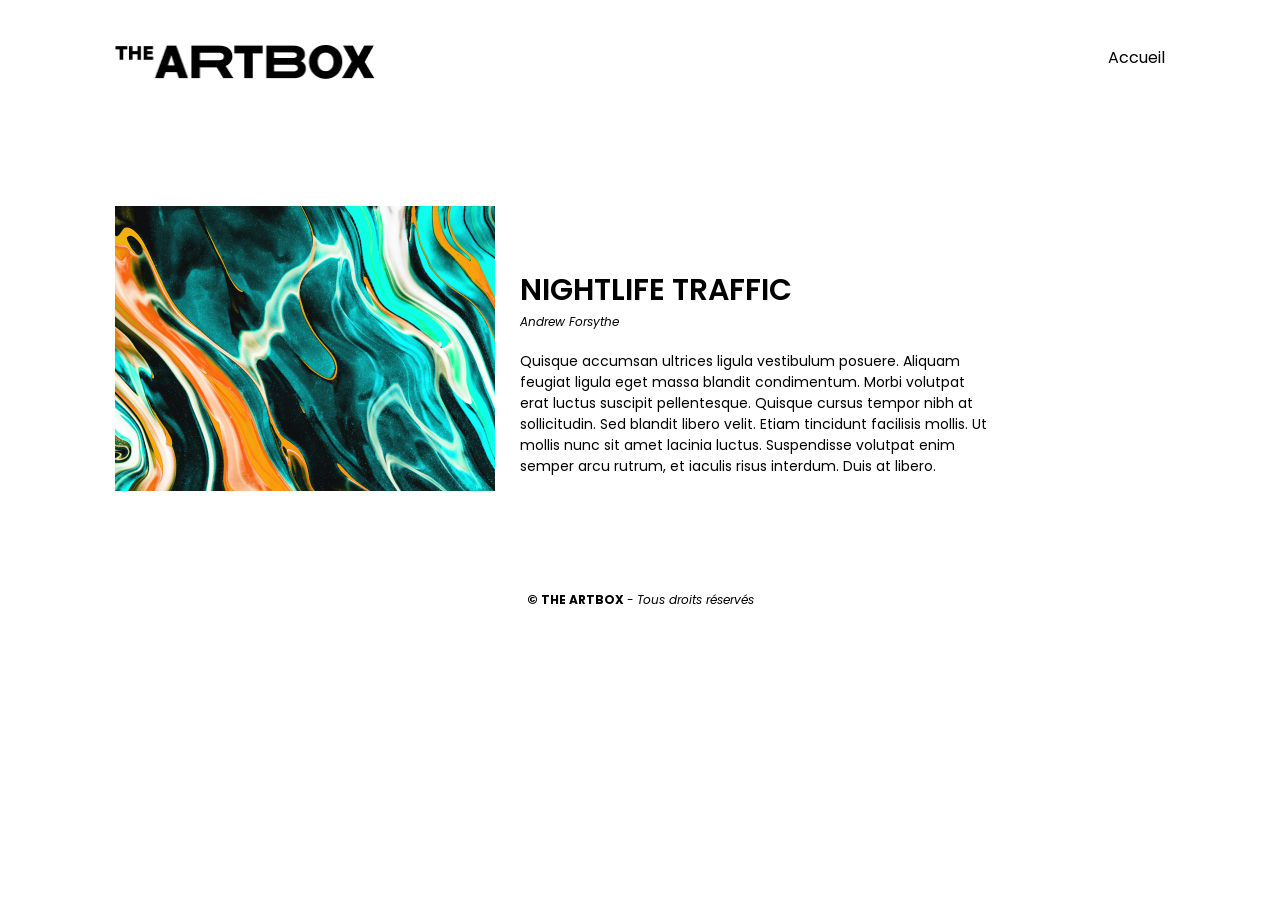
<file: projets/1_HTML_CSS_PHP/premiers_pas_PHP/vincent_dorian_1_code_04072026/oeuvre-3.html>
<!doctype html>
<html lang="fr">
<head>
    <meta charset="UTF-8">
    <meta name="viewport"
          content="width=device-width, initial-scale=1.0">
    <meta http-equiv="X-UA-Compatible" content="ie=edge">
    <link rel="stylesheet" href="css/style.css">
    <title>The ArtBox</title>
</head>
<body>
<header>
    <a href="index.html"><img src="img/logo.png" alt="Logo Artbox" id="logo"></a>
    <nav>
        <ul>
            <li><a href="index.html">Accueil</a></li>
        </ul>
    </nav>
</header>
<main>
    <article id="detail-oeuvre">
        <div id="img-oeuvre">
            <img src="img/dan-cristian-padure.png" alt="Nightlife Traffic">
        </div>
        <div id="contenu-oeuvre">
            <h1>Nightlife Traffic</h1>
            <p class="description">Andrew Forsythe</p>
            <p class="description-complete">
                Quisque accumsan ultrices ligula vestibulum posuere. Aliquam feugiat ligula eget massa blandit condimentum. Morbi volutpat erat luctus suscipit pellentesque. Quisque cursus tempor nibh at sollicitudin. Sed blandit libero velit. Etiam tincidunt facilisis mollis. Ut mollis nunc sit amet lacinia luctus. Suspendisse volutpat enim semper arcu rutrum, et iaculis risus interdum. Duis at libero.
            </p>
        </div>
    </article>
</main>
<footer>
    <p>
        <strong>© THE ARTBOX</strong> - <em>Tous droits réservés</em>
    </p>
</footer>
</body>
</html>
</file>
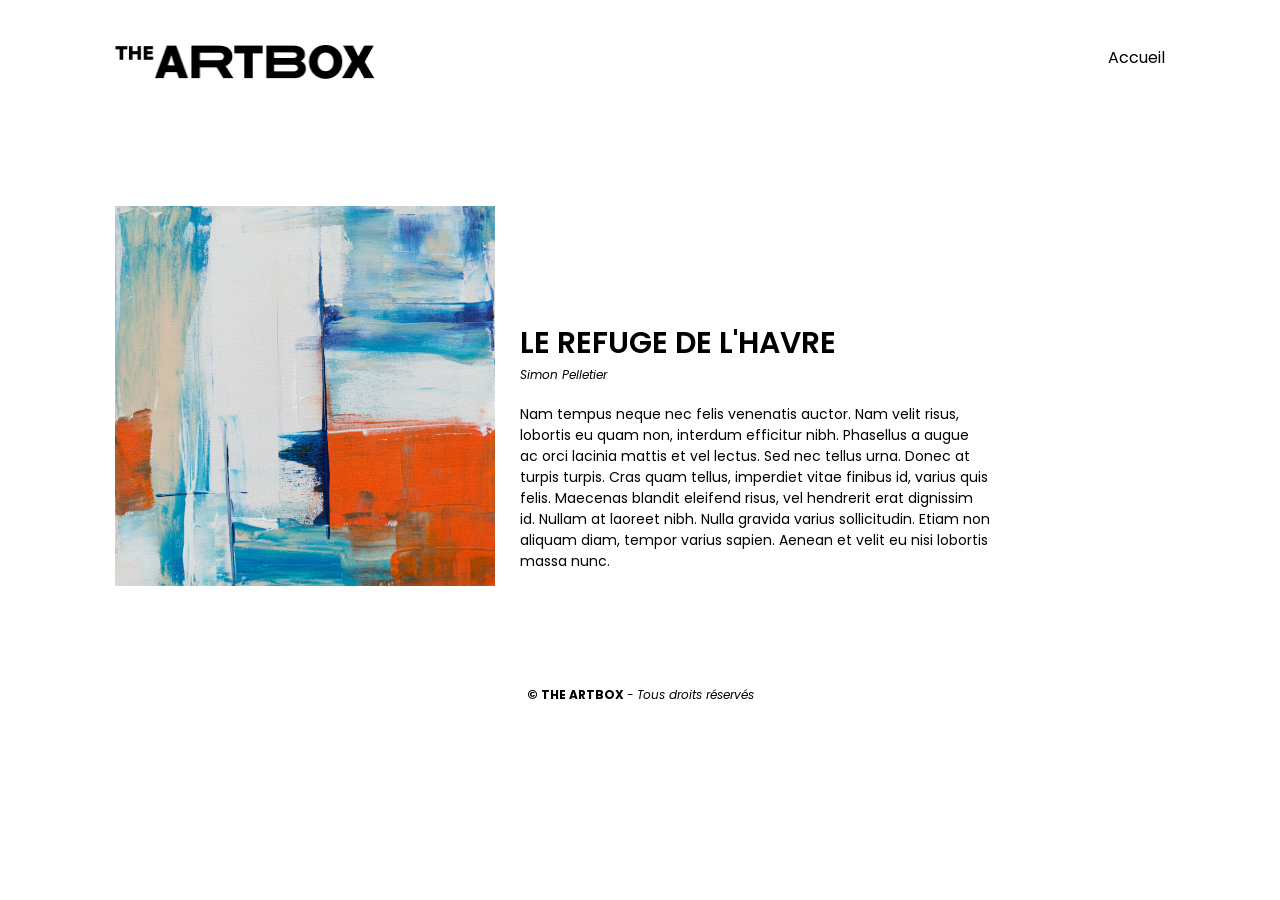
<file: projets/1_HTML_CSS_PHP/premiers_pas_PHP/vincent_dorian_1_code_04072026/oeuvre-4.html>
<!doctype html>
<html lang="fr">
<head>
    <meta charset="UTF-8">
    <meta name="viewport"
          content="width=device-width, initial-scale=1.0">
    <meta http-equiv="X-UA-Compatible" content="ie=edge">
    <link rel="stylesheet" href="css/style.css">
    <title>The ArtBox</title>
</head>
<body>
<header>
    <a href="index.html"><img src="img/logo.png" alt="Logo Artbox" id="logo"></a>
    <nav>
        <ul>
            <li><a href="index.html">Accueil</a></li>
        </ul>
    </nav>
</header>
<main>
    <article id="detail-oeuvre">
        <div id="img-oeuvre">
            <img src="img/steve-johnson-5.png" alt="Le refuge de l'Havre">
        </div>
        <div id="contenu-oeuvre">
            <h1>Le refuge de l'Havre</h1>
            <p class="description">Simon Pelletier</p>
            <p class="description-complete">
                Nam tempus neque nec felis venenatis auctor. Nam velit risus, lobortis eu quam non, interdum efficitur nibh. Phasellus a augue ac orci lacinia mattis et vel lectus. Sed nec tellus urna. Donec at turpis turpis. Cras quam tellus, imperdiet vitae finibus id, varius quis felis. Maecenas blandit eleifend risus, vel hendrerit erat dignissim id. Nullam at laoreet nibh. Nulla gravida varius sollicitudin. Etiam non aliquam diam, tempor varius sapien. Aenean et velit eu nisi lobortis massa nunc.
            </p>
        </div>
    </article>
</main>
<footer>
    <p>
        <strong>© THE ARTBOX</strong> - <em>Tous droits réservés</em>
    </p>
</footer>
</body>
</html>
</file>
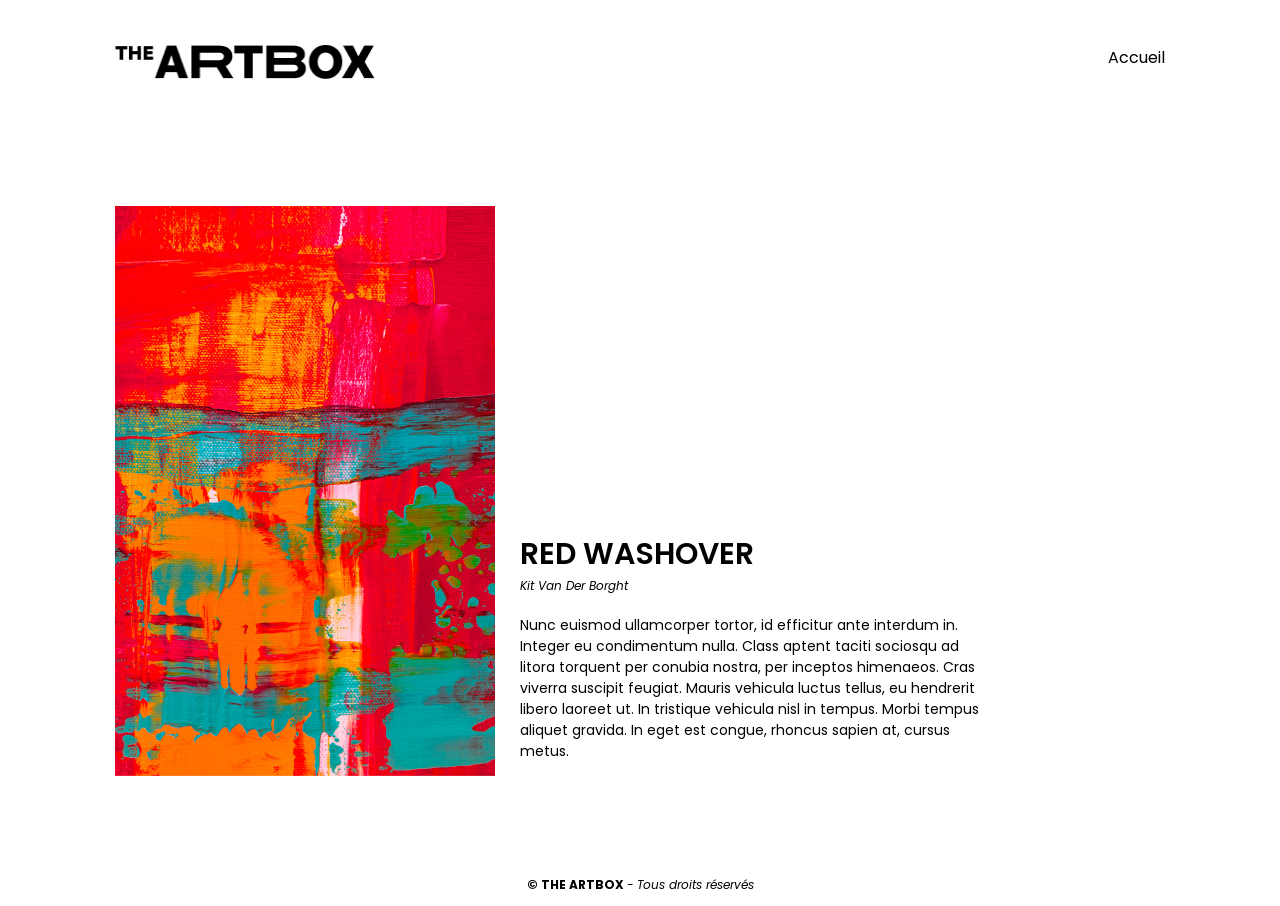
<file: projets/1_HTML_CSS_PHP/premiers_pas_PHP/vincent_dorian_1_code_04072026/oeuvre-5.html>
<!doctype html>
<html lang="fr">
<head>
    <meta charset="UTF-8">
    <meta name="viewport"
          content="width=device-width, initial-scale=1.0">
    <meta http-equiv="X-UA-Compatible" content="ie=edge">
    <link rel="stylesheet" href="css/style.css">
    <title>The ArtBox</title>
</head>
<body>
<header>
    <a href="index.html"><img src="img/logo.png" alt="Logo Artbox" id="logo"></a>
    <nav>
        <ul>
            <li><a href="index.html">Accueil</a></li>
        </ul>
    </nav>
</header>
<main>
    <article id="detail-oeuvre">
        <div id="img-oeuvre">
            <img src="img/steve-johnson.png" alt="Red Washover">
        </div>
        <div id="contenu-oeuvre">
            <h1>Red Washover</h1>
            <p class="description">Kit Van Der Borght</p>
            <p class="description-complete">
                Nunc euismod ullamcorper tortor, id efficitur ante interdum in. Integer eu condimentum nulla. Class aptent taciti sociosqu ad litora torquent per conubia nostra, per inceptos himenaeos. Cras viverra suscipit feugiat. Mauris vehicula luctus tellus, eu hendrerit libero laoreet ut. In tristique vehicula nisl in tempus. Morbi tempus aliquet gravida. In eget est congue, rhoncus sapien at, cursus metus.
            </p>
        </div>
    </article>
</main>
<footer>
    <p>
        <strong>© THE ARTBOX</strong> - <em>Tous droits réservés</em>
    </p>
</footer>
</body>
</html>
</file>
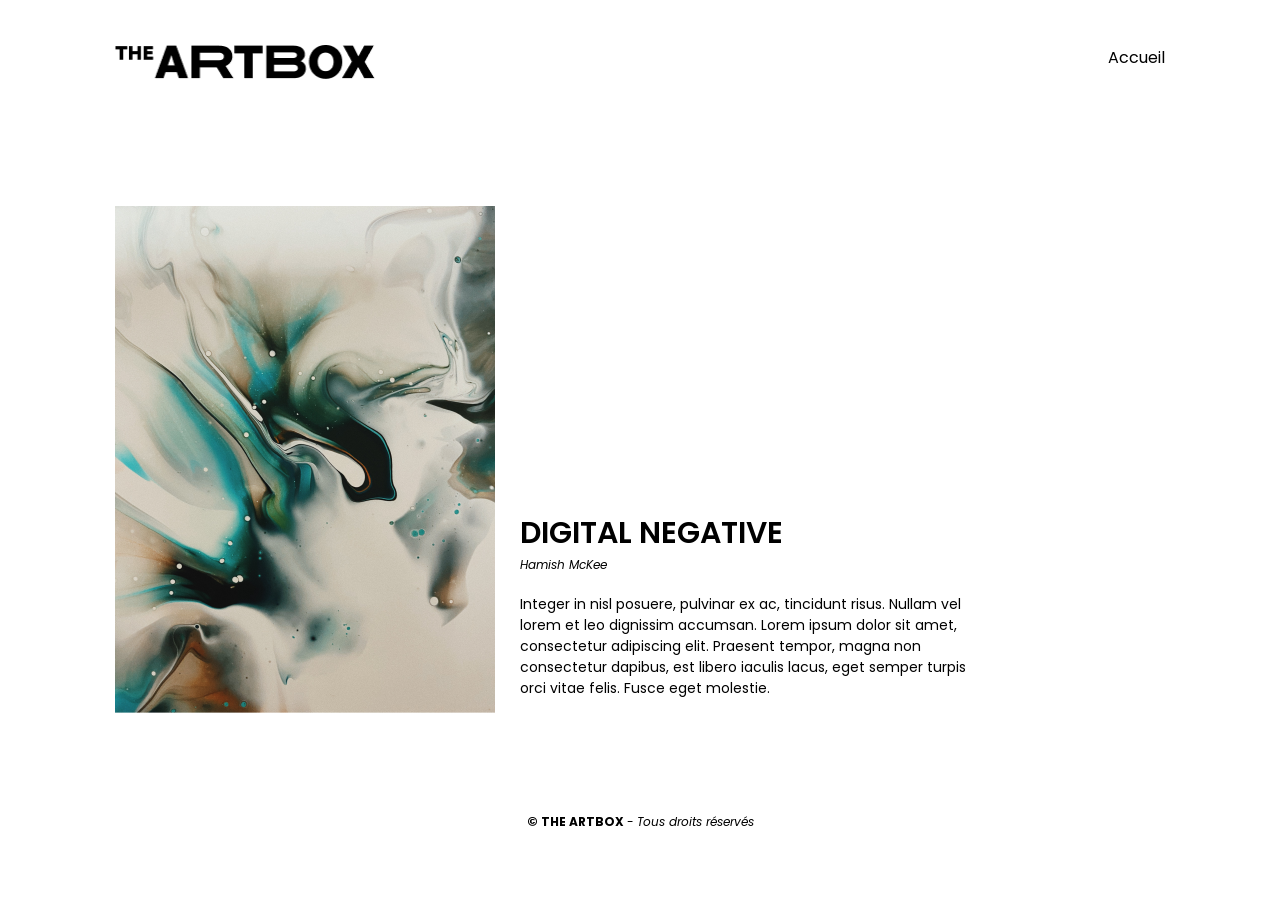
<file: projets/1_HTML_CSS_PHP/premiers_pas_PHP/vincent_dorian_1_code_04072026/oeuvre-7.html>
<!doctype html>
<html lang="fr">
<head>
    <meta charset="UTF-8">
    <meta name="viewport"
          content="width=device-width, initial-scale=1.0">
    <meta http-equiv="X-UA-Compatible" content="ie=edge">
    <link rel="stylesheet" href="css/style.css">
    <title>The ArtBox</title>
</head>
<body>
<header>
    <a href="index.html"><img src="img/logo.png" alt="Logo Artbox" id="logo"></a>
    <nav>
        <ul>
            <li><a href="index.html">Accueil</a></li>
        </ul>
    </nav>
</header>
<main>
    <article id="detail-oeuvre">
        <div id="img-oeuvre">
            <img src="img/jazmin-quaynor.png" alt="Digital Negative">
        </div>
        <div id="contenu-oeuvre">
            <h1>Digital Negative</h1>
            <p class="description">Hamish McKee</p>
            <p class="description-complete">
                Integer in nisl posuere, pulvinar ex ac, tincidunt risus. Nullam vel lorem et leo dignissim accumsan. Lorem ipsum dolor sit amet, consectetur adipiscing elit. Praesent tempor, magna non consectetur dapibus, est libero iaculis lacus, eget semper turpis orci vitae felis. Fusce eget molestie.
            </p>
        </div>
    </article>
</main>
<footer>
    <p>
        <strong>© THE ARTBOX</strong> - <em>Tous droits réservés</em>
    </p>
</footer>
</body>
</html>
</file>
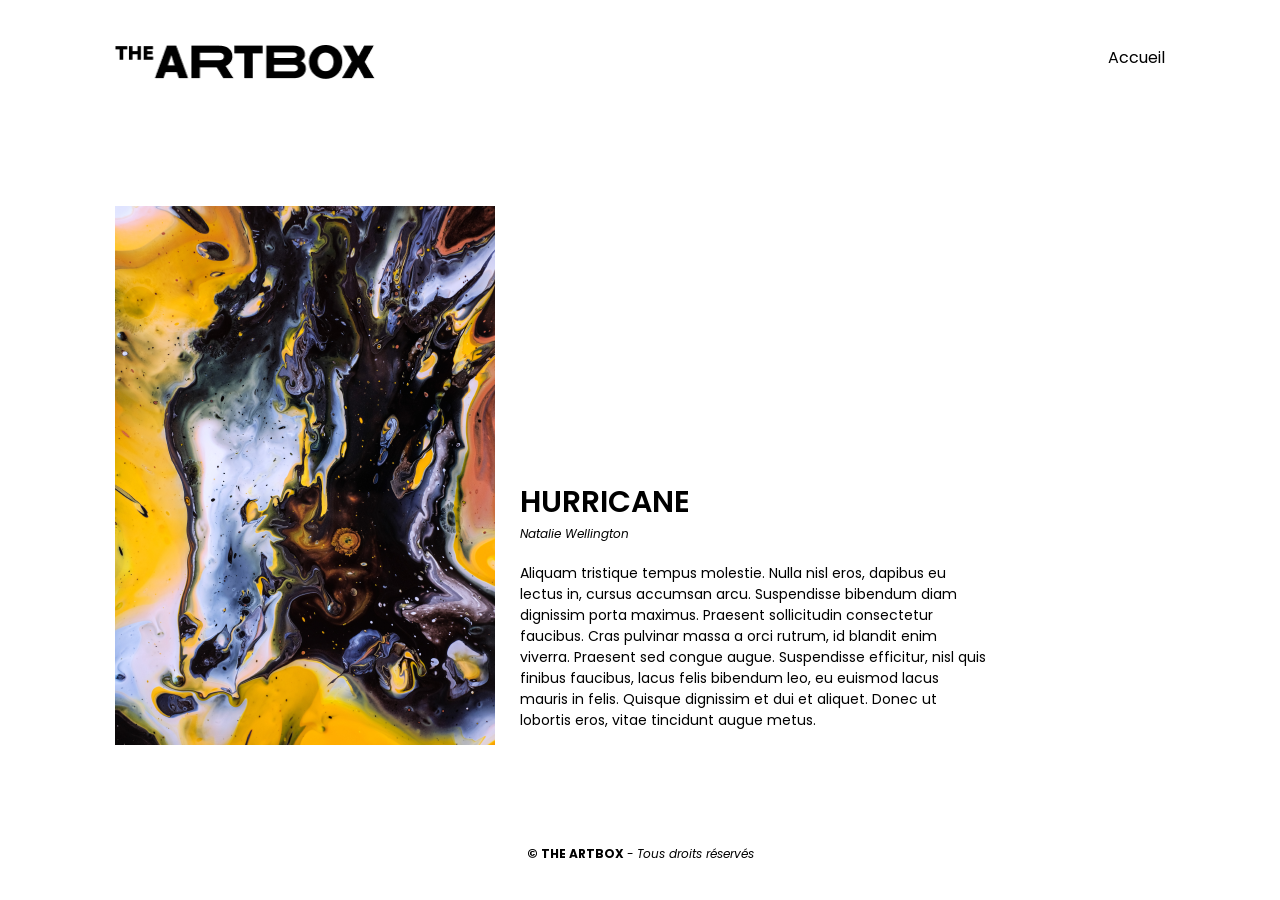
<file: projets/1_HTML_CSS_PHP/premiers_pas_PHP/vincent_dorian_1_code_04072026/oeuvre-9.html>
<!doctype html>
<html lang="fr">
<head>
    <meta charset="UTF-8">
    <meta name="viewport"
          content="width=device-width, initial-scale=1.0">
    <meta http-equiv="X-UA-Compatible" content="ie=edge">
    <link rel="stylesheet" href="css/style.css">
    <title>The ArtBox</title>
</head>
<body>
<header>
    <a href="index.html"><img src="img/logo.png" alt="Logo Artbox" id="logo"></a>
    <nav>
        <ul>
            <li><a href="index.html">Accueil</a></li>
        </ul>
    </nav>
</header>
<main>
    <article id="detail-oeuvre">
        <div id="img-oeuvre">
            <img src="img/victor-grabarczyk.png" alt="Hurricane">
        </div>
        <div id="contenu-oeuvre">
            <h1>Hurricane</h1>
            <p class="description">Natalie Wellington</p>
            <p class="description-complete">
                Aliquam tristique tempus molestie. Nulla nisl eros, dapibus eu lectus in, cursus accumsan arcu. Suspendisse bibendum diam dignissim porta maximus. Praesent sollicitudin consectetur faucibus. Cras pulvinar massa a orci rutrum, id blandit enim viverra. Praesent sed congue augue. Suspendisse efficitur, nisl quis finibus faucibus, lacus felis bibendum leo, eu euismod lacus mauris in felis. Quisque dignissim et dui et aliquet. Donec ut lobortis eros, vitae tincidunt augue metus.
            </p>
        </div>
    </article>
</main>
<footer>
    <p>
        <strong>© THE ARTBOX</strong> - <em>Tous droits réservés</em>
    </p>
</footer>
</body>
</html>
</file>
<file: projets/3_site_web_HTML_CSS/src/css/style.css>
/****** General ***********/
* {
    font-family: 'Raleway', sans-serif;
}

:root {
    --main-color: #0065FC;
    --main-bg-color: #F2F2F2;
    --filter-bg-color: #DEEBFF;
    --filter-color: #D9D9D9;


    --important-text-weight: 700;
    --information-text-size: 16px;
    --information-text-weight: 400;
    --section-title-size: 22px;
    --section-title-weight: var(--important-text-weight);
    --card-title-size: 16px;
    --card-title-weight: var(--important-text-weight);
    --btn-text-size: 18px;
}

.fa-solid {
    color: var(--main-color);
}

body {
    display: flex;
    justify-content: center;
}

.main-container {
    width: 100%;
    max-width: 1440px;
    padding: 0 50px;
    box-sizing: border-box;
}

a {
    color: inherit;
    text-decoration: none;
}

.section-title {
    margin: 0;
    font-size: var(--section-title-size);
    font-weight: var(--section-title-weight);
}

.card {
    background-color: white;
    border-radius: 20px;
    padding: 5px;
    filter: drop-shadow(0px 3px 15px rgba(0, 0, 0, 0.1));
    width: 100%;
    box-sizing: border-box;
}

.card img {
    object-fit: cover;
}

.card-title {
    font-size: var(--card-title-size);
    font-weight: var(--card-title-weight);
}

.euro {
    font-weight: var(--important-text-weight);;
}

.neutral-star {
    color: var(--main-bg-color);
}

/****** Hebergements And Populaires ***********/
.hebergements-and-populaires {
    display: flex;
    justify-content: space-between;
}

.hebergements-and-populaires section {
    background-color: var(--main-bg-color);
    border-radius: 20px;
    padding: 30px;
    box-sizing: border-box;
}

/****** Hebergements ***********/
.hebergements {
    width: 65%;
}

.hebergements-cards {
    display: grid;
    grid-template-columns: 1fr 1fr 1fr;
    gap: 33px;
    width: 100%;
    margin-top: 33px;
}

.hebergements-cards .card {
    display: flex;
    flex-direction: column;
}

.hebergements-cards img {
    width: 100%;
    height: 124px;
    border-top-left-radius: 20px;
    border-top-right-radius: 20px;
}

.hebergements-cards .card-content {
    padding-left: 15px;
    padding-right: 15px;
    display: flex;
    flex-direction: column;
    justify-content: space-between;
    box-sizing: border-box;
}

.hebergements-cards .card-title {
    margin-top: 10px;
    margin-bottom: 0;
}

.hebergements-cards .card-subtitle {
    margin-top: 10px;
    margin-bottom: 0;
}

.hebergements-cards .card-rating {
    margin-top: 10px;
    margin-bottom: 5px;
}

.show-more {
    font-size: var(--btn-text-size);
    font-weight: var(--important-text-weight);;
    margin-top: 33px;
    display: inline-block;
}

/****** Populaires ***********/
.populaires {
    width: 32%;
}

.populaires-title {
    display: flex;
    justify-content: space-between;
    align-items: center;
}

.populaires-cards .card {
    display: flex;
    margin-top: 33px;
}

.populaires-cards img {
    width: 33%;
    height: 136px;
    border-top-left-radius: 20px;
    border-bottom-left-radius: 20px;
}

.populaires-cards .card-content {
    width: 67%;
    padding-left: 15px;
    display: flex;
    flex-direction: column;
    justify-content: space-between;
    box-sizing: border-box;
}

.populaires-cards .card-title {
    margin-top: 10px;
    margin-bottom: 4px;
}

.populaires-cards .card-subtitle {
    margin: 0;
    margin-bottom: 4px;
}

.populaires-cards .card-rating {
    margin-bottom: 5px;
}

/* Activités */

.activites {
    padding: 30px 0px;
}

.activites-cards {
    display: grid;
    grid-template-columns: 1fr 1fr 1fr 1fr;
    gap: 33px;
    align-items: stretch;
}

.activites-cards .card {
    margin-top: 33px;
    padding: 0;
    
}

.activites-cards img {
    width: 100%;
    height: 380px;
    border-top-left-radius: 20px;
    border-top-right-radius: 20px;
}

.activites-cards .card-content {
    padding-left: 20px;
    padding-right: 20px;
    display: flex;
    flex-direction: column;
    justify-content: space-between;
    box-sizing: border-box;
}

.activites-cards .card-title {
    margin-top: 20px;
    margin-bottom: 20px;
}

/* Header */

.header {
    display: flex;
}

.logo {
    padding: 30px 0px;
    box-sizing: content-box;
}

.menu {
    flex: 1;
}

.menu ul {
    list-style: none;
    display: flex;
    align-items: flex-start;
    justify-content: flex-end;
    margin: 0;
    margin-top: 2px;
}

.menu-item a {
    padding: 8px 16px;
    border: 2px solid transparent;
    transition: border-color 1s, color 1s;
    box-sizing: border-box;
}
.menu-item:hover a {
    color: var(--main-color);
    border-top-color: var(--main-color) ;
}

/* Footer */
.footer {
    display: flex;
    background-color: var(--main-bg-color);
    padding: 30px;
    gap: 33px;
    margin-top: 33px;
}

.footer-title {
    margin-top: 0;
}

.footer-menu {
    flex: 1;
    max-width: 33%;

}

.footer-menu ul {
    list-style: none;
    padding-left: 0;
}

.footer-menu li {
    margin-bottom: 15px;
}


/* Headline */

.headline {
    margin-bottom: 30px;
}

.headline h1  {
    font-size: var(--section-title-size);
    font-weight: var(--section-title-weight);
}

/* Search bar */

.search-bar {
    display: flex;
    margin-bottom: 30px;
}

.search-bar > * {
    padding: 15px;
    font-size: var(--btn-text-size);
    font-weight: var(--important-text-weight);;
    border: 1px solid var(--main-bg-color);
}

.search-label {
    background-color: var(--main-bg-color);
    border-radius: 15px 0px 0px 15px ;
}

.search-label > .fa-solid {
    color: black;
}

.search-input {
    border-left: none;
    border-right: none;
}

.search-btn {
    color: var(--main-bg-color);
    background-color: var(--main-color);
    border: 1px solid var(--main-color);
    border-radius: 0px 15px 15px 0px;
}

.search-btn > .fa-solid  {
    color: var(--main-bg-color);
}

/* Filter bar */

.filter-bar {
    display: flex;
    gap: 15px;
    font-size: var(--btn-text-size);
    font-weight: var(--important-text-weight);;
    margin-bottom: 30px;
}

.filter-btn {
    padding: 12px 18px;
    box-sizing: border-box;
}

.filter-label {
    padding: 12px 0px;
    box-sizing: border-box;
}

.filter-btn {
    border: 2px solid var(--filter-color);
    border-radius: 25px;
}

.filter-btn:hover {
    background-color: var(--filter-bg-color);
}

/* Info bar */

.infobar .fa-info {
    display: inline-block;
    border: 1px solid var(--filter-color);
    border-radius: 100%;
    font-size: 10px;
    padding: 6px 9px;
    margin-right: 9px;
    vertical-align: middle;
}

.desktop-hidden {
    visibility: hidden;
    display: none;
}

/* Le code ci-dessous correspond à la version responsive uniquement */

/****** Media queries ***********/
/* Medium devices (tablets, less/equal than 1024px) */
@media (max-width: 1024px) {
    .main-container {
        max-width: 1024px;
    }

    .hebergements-and-populaires {
        flex-direction: column;
    }

    .hebergements {
        width: 100%;
    }

    .populaires {
        width: 100%;
        margin-top: 50px;
    }

    .populaires-cards {
        display: flex;
        flex-direction: row;
        justify-content: space-between;
    }

    .populaires-cards a {
        width: 30%;
    }

    .populaires-cards .card-title {
        font-size: 14px;
    }

    .populaires-cards .card-subtitle {
        font-size: 13px;
    }

    .activites-cards img {
        height: 200px;
    }

    .desktop-only {
        visibility: hidden;
        display: none;
    }

    .desktop-hidden {
        visibility: visible;
        display: block;
    }
}

/* Small devices (phones, less than 768px) */
@media (max-width: 767.98px) {

    .main-container {
        padding: 0 25px;
    }

    .menu-item:hover a {
        border-top-color: transparent ;
        border-bottom-color: var(--main-color);
    }

    .filter-bar {
        flex-direction: column;
    }

    .hebergements-cards {
        display: flex;
        overflow-x: scroll;
    }

    .hebergements-cards a {
        min-width: 243px;
    }

    .populaires-cards {
        width: 100%;
        gap: 33px;
        overflow-x: scroll;
    }

    .populaires-cards a {
        min-width: 275px;
    }

    .activites-cards {
        width: 100%;
        overflow-x: scroll;
    }

    .activites-cards img {
        height: 141px;
        min-width: 210px;
    }

    .footer {
        flex-direction: column;
    }

    .footer-menu {
        max-width: 100%;
    }

    .search-input {
        flex: 1;
    }

    .search-btn {
        border-radius: 15px;
    }

}
</file>
<file: projets/1_HTML_CSS_PHP/premiers_pas_PHP/vincent_dorian_1_code_04072026/css/style.css>
@import url('https://fonts.googleapis.com/css2?family=Poppins:ital,wght@0,400;0,600;0,700;1,400&display=swap');

html, body {
    margin: 0;
}

* {
    box-sizing: border-box;
    font-family: 'Poppins', sans-serif;
}


a {
    text-decoration: none;
    color: inherit;
}

header {
    display: flex;
    justify-content: space-between;
    max-width: 1080px;
    margin: auto;
    padding: 45px 15px;
}

#logo {
    width: 260px;
}

header ul {
    list-style: none;
    padding: 0;
    margin: 0;
}

main {
    max-width: 1080px;
    margin: auto;
}

footer {
    text-align: center;
    font-size: 12px;
}



#liste-oeuvres {
    display: flex;
    flex-wrap: wrap;
}

.oeuvre {
    width: 33.33%;
    padding: 15px;
}

.oeuvre img {
    width: 100%;
}

.oeuvre h2, #detail-oeuvre h1 {
    text-transform: uppercase;
    margin-top: 0;
    margin-bottom: 0;
    font-weight: 600;
    font-size: 30px;
}

.oeuvre .description, #detail-oeuvre .description {
    font-style: italic;
    margin-top: 0;
    font-size: 12px;
    margin-bottom: 20px;
}

#detail-oeuvre {
    display: flex;
    flex-wrap: wrap;
    align-items: end;
    margin-bottom: 100px;
    margin-top: 75px;
    font-size: 14px;
    padding: 0 15px;
}

#img-oeuvre {
    margin-right: 25px;
}

#img-oeuvre img {
    max-width: 470px;
    margin: auto;
    display: block;
}

#contenu-oeuvre {
    max-width: 470px;
}

@media (max-width: 850px) {
    .oeuvre {
        width: 50%;
    }

    #img-oeuvre {
        margin-right: 0;
        width: 100%;
    }

    #img-oeuvre img {
        width: 100%;
    }

    #contenu-oeuvre {
        width: 100%;
        margin: auto;
    }
}

@media (max-width: 600px) {
    .oeuvre {
        width: 100%;
    }

    #logo {
        width: 200px;
    }
}
</file>
<file: projets/1_HTML_CSS_PHP/premiers_pas_HTML/vincent_dorian_1_code_04072026/site Riding Citites/css/style.css>
/*GENERAL*/
:root {
  --main-color: #E44444; /* var(--main-color) */
  --second-color: #CD487B; /* var(--second-color) */
  --light-grey-color: #EDEDED; /* var(--light-grey-color) */
  --drak-grey-color: #4B4B4B; /* var(--drak-grey-color) */
}

body {
	margin: 0;
	display: flex;
	justify-content: center;
}

.container {
	min-width: 992px;
	max-width: 1440px;
}

h2, 
h3 {
	font-family: 'Archivo', sans-serif;
	font-style: normal;
}

h2 {
	text-align: center;
}


/*HEADER*/
header {
	position: relative;
	width: 100%;
	height: 880px;
}

header img,
header .headerTextContent {
	position: absolute;
	width: 100%;
	height: 100%;
	top: 0;
	left: 0;
}

header img {
	object-fit: cover;
}

header .headerTextContent {
	display: flex;
	justify-content: center;
	align-items: center;
}

h1 {
	font-family: 'Inter', sans-serif;
	font-style: normal;
	font-weight: 900;
	font-size: 62px;
	line-height: 75px;
	color: white;
}



/*CONTENT*/
section {
	padding-bottom: 80px;
	padding-top: 80px;
}

h2
{
	font-weight: 900;
	font-size: 35px;
	line-height: 38px;
	color: var(--main-color);
	padding-bottom: 40px;
	margin-top: 0;
}

h3 {
	font-weight: 800;
	font-size: 25px;
	line-height: 27px;
	color: black;
	margin-bottom: 0;
}

article {
	width: 15%;
	margin: 0px 20px;
	display: flex;
	flex-direction: column;
}

p {
	font-family: 'Archivo';
	font-style: normal;
	font-weight: 400;
	font-size: 16px;
	line-height: 17px;
	color: var(--drak-grey-color);
}


/***************/
.directionRow {
	display: flex;
	flex-direction: row;
	justify-content: center;
}

.directionColumn {
	display: flex;
	flex-direction: column;
	align-items: center;
}

.sectionLinearGradientBackground {
	background: linear-gradient(to right, var(--main-color), var(--second-color));
}

.whiteContentSection h2,
.whiteContentSection h3,
.whiteContentSection p {
	color:  white;
}

.textCenter {
	text-align: center;
}

/***************/
.sectionLightGreyBackground {
	background-color: var(--light-grey-color);
}

.button {
	margin: 20px 0px;
	padding: 28px 40px;

	background-color: white;

	border-style: solid;
	border-width: 2px;
	border-radius: 5px;

	box-sizing: border-box;

	font-family: 'Archivo';
	font-style: normal;
	font-weight: 600;
	font-size: 16px;
	line-height: 17px;

	display: flex;
	align-items: center;
	justify-content: center;

	text-decoration: none;
}

.buttonDrakGreyColor {
	color: var(--drak-grey-color);
	border-color: var(--drak-grey-color);
}

.buttonMainColor {
	color: var(--main-color);
	border-color: var(--main-color);
}

.buttonSecondColor {
	color: var(--second-color);
	border-color: var(--second-color);
}

.buttonRounded {
	border-radius: 39px;
}

.buttonHighlight:hover {
	font-weight: 800;
	border-width: 3px;
}
</file>
<file: projets/2_HTML_CSS_PHP/premiers_pas_HTML/vincent_dorian_1_code_04072026/site Riding Citites/css/style.css>
/*GENERAL*/
:root {
  --main-color: #E44444; /* var(--main-color) */
  --second-color: #CD487B; /* var(--second-color) */
  --light-grey-color: #EDEDED; /* var(--light-grey-color) */
  --drak-grey-color: #4B4B4B; /* var(--drak-grey-color) */
}

body {
	margin: 0;
	display: flex;
	justify-content: center;
}

.container {
	min-width: 992px;
	max-width: 1440px;
}

h2, 
h3 {
	font-family: 'Archivo', sans-serif;
	font-style: normal;
}

h2 {
	text-align: center;
}


/*HEADER*/
header {
	position: relative;
	width: 100%;
	height: 880px;
}

header img,
header .headerTextContent {
	position: absolute;
	width: 100%;
	height: 100%;
	top: 0;
	left: 0;
}

header img {
	object-fit: cover;
}

header .headerTextContent {
	display: flex;
	justify-content: center;
	align-items: center;
}

h1 {
	font-family: 'Inter', sans-serif;
	font-style: normal;
	font-weight: 900;
	font-size: 62px;
	line-height: 75px;
	color: white;
}



/*CONTENT*/
section {
	padding-bottom: 80px;
	padding-top: 80px;
}

h2
{
	font-weight: 900;
	font-size: 35px;
	line-height: 38px;
	color: var(--main-color);
	padding-bottom: 40px;
	margin-top: 0;
}

h3 {
	font-weight: 800;
	font-size: 25px;
	line-height: 27px;
	color: black;
	margin-bottom: 0;
}

article {
	width: 15%;
	margin: 0px 20px;
	display: flex;
	flex-direction: column;
}

p {
	font-family: 'Archivo';
	font-style: normal;
	font-weight: 400;
	font-size: 16px;
	line-height: 17px;
	color: var(--drak-grey-color);
}


/***************/
.directionRow {
	display: flex;
	flex-direction: row;
	justify-content: center;
}

.directionColumn {
	display: flex;
	flex-direction: column;
	align-items: center;
}

.sectionLinearGradientBackground {
	background: linear-gradient(to right, var(--main-color), var(--second-color));
}

.whiteContentSection h2,
.whiteContentSection h3,
.whiteContentSection p {
	color:  white;
}

.textCenter {
	text-align: center;
}

/***************/
.sectionLightGreyBackground {
	background-color: var(--light-grey-color);
}

.button {
	margin: 20px 0px;
	padding: 28px 40px;

	background-color: white;

	border-style: solid;
	border-width: 2px;
	border-radius: 5px;

	box-sizing: border-box;

	font-family: 'Archivo';
	font-style: normal;
	font-weight: 600;
	font-size: 16px;
	line-height: 17px;

	display: flex;
	align-items: center;
	justify-content: center;

	text-decoration: none;
}

.buttonDrakGreyColor {
	color: var(--drak-grey-color);
	border-color: var(--drak-grey-color);
}

.buttonMainColor {
	color: var(--main-color);
	border-color: var(--main-color);
}

.buttonSecondColor {
	color: var(--second-color);
	border-color: var(--second-color);
}

.buttonRounded {
	border-radius: 39px;
}

.buttonHighlight:hover {
	font-weight: 800;
	border-width: 3px;
}
</file>
